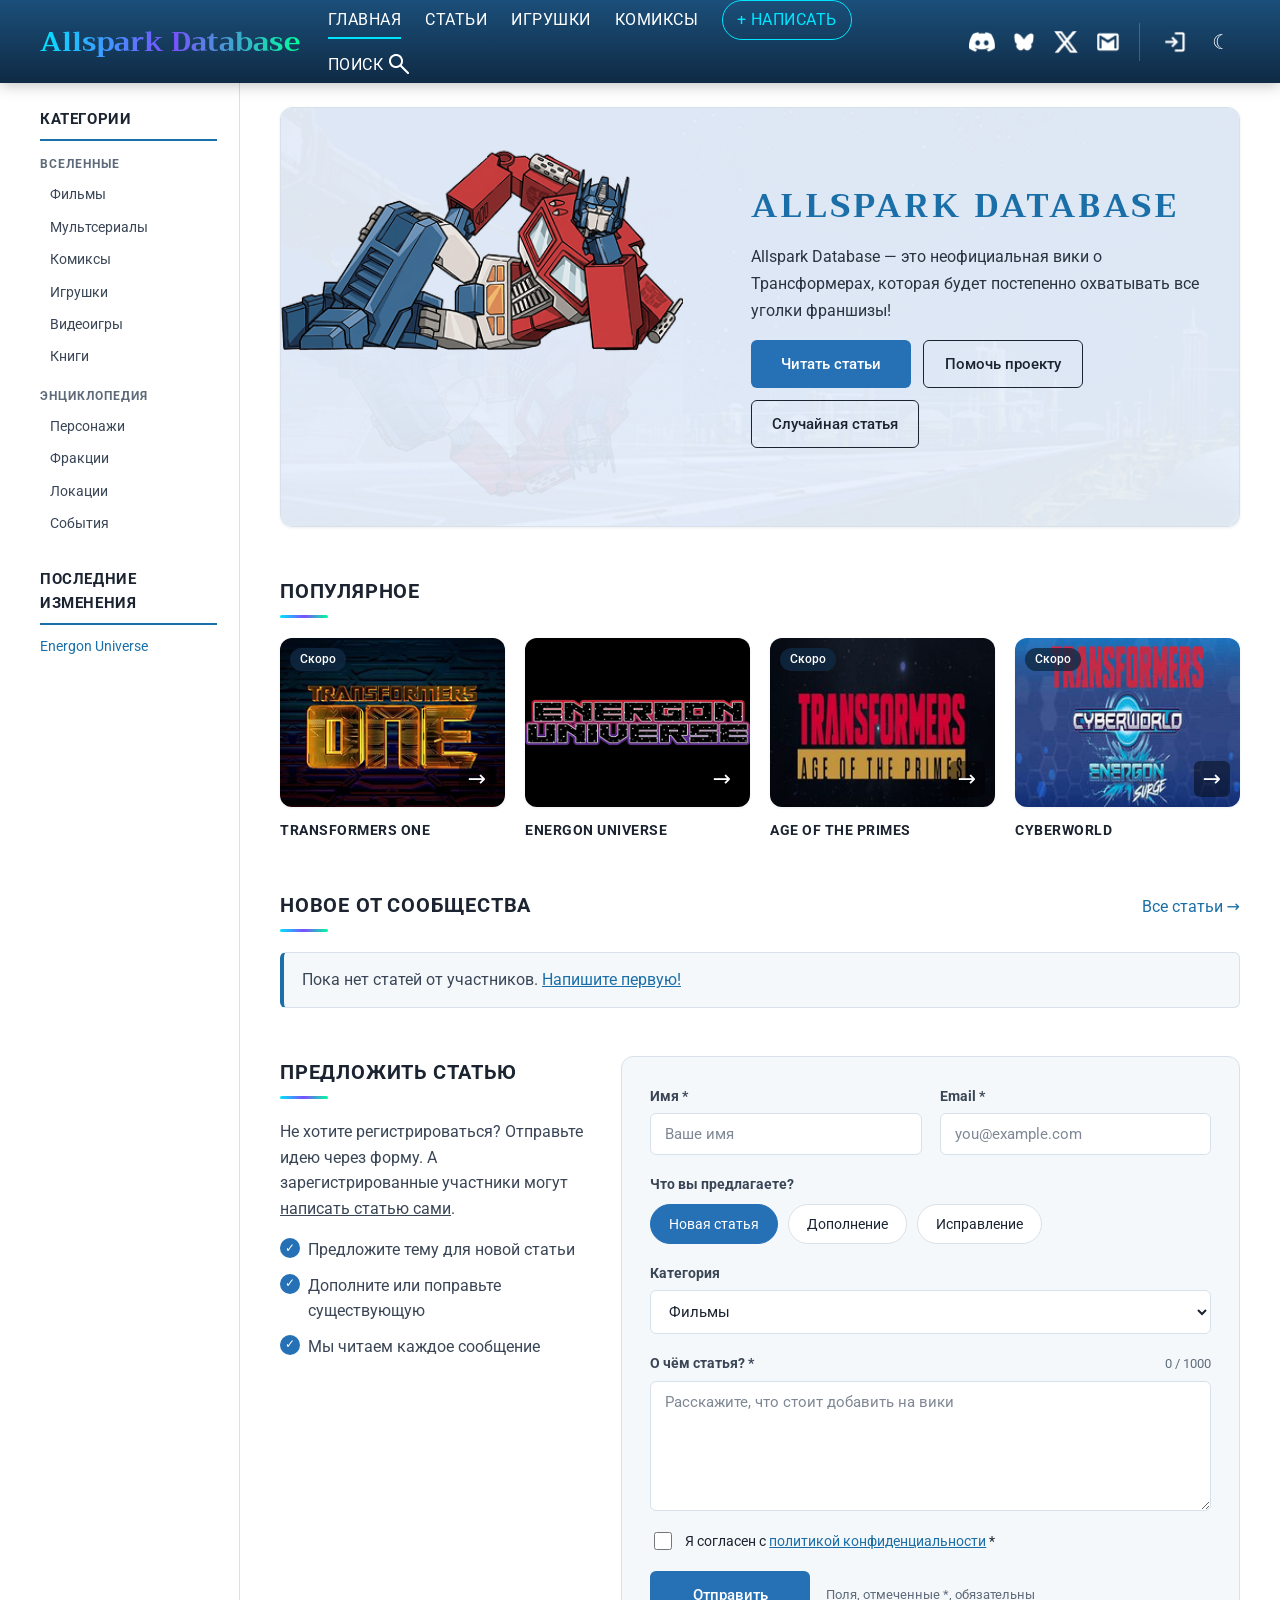
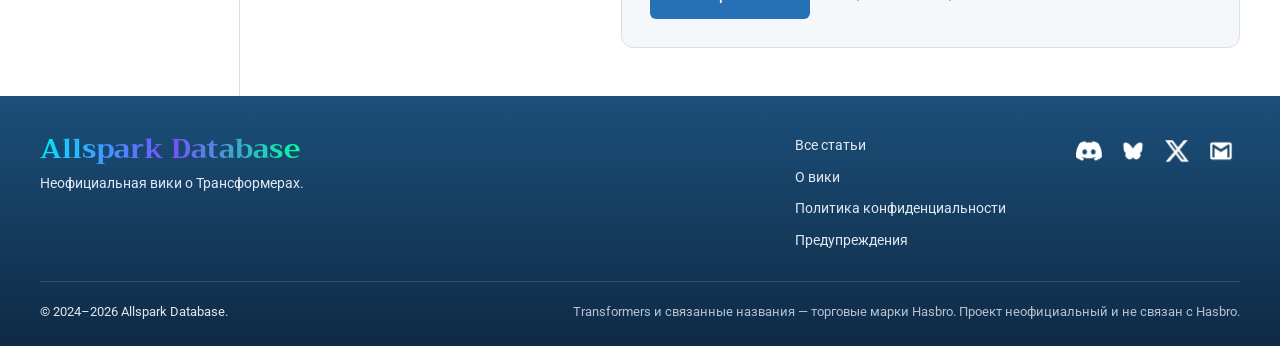
<file: index.html>
<!DOCTYPE html>
<html lang="ru">
<head>
    <meta charset="UTF-8">
    <meta name="viewport" content="width=device-width, initial-scale=1.0">
    <title>Allspark Database — неофициальная вики о Трансформерах</title>
    <meta name="description" content="Allspark Database — неофициальная вики о Трансформерах: вселенные, фильмы, комиксы, игрушки и персонажи.">
    <meta name="theme-color" content="#0F2A44">
    <meta name="yandex-verification" content="25b6e416a163d4c0" />
    <meta property="og:type" content="website">
    <meta property="og:title" content="Allspark Database">
    <meta property="og:description" content="Неофициальная вики о Трансформерах.">
    <link rel="icon" href="data:image/svg+xml,%3Csvg xmlns='http://www.w3.org/2000/svg' viewBox='0 0 32 32'%3E%3Crect width='32' height='32' rx='7' fill='%231B4F7A'/%3E%3Ctext x='16' y='23' font-size='20' font-weight='700' text-anchor='middle' fill='%2300E5FF' font-family='serif'%3EA%3C/text%3E%3C/svg%3E">

    <script>
        (function () {
            var d = document.documentElement, t;
            d.classList.add('js');
            try { t = localStorage.getItem('theme'); } catch (e) {}
            if (!t) t = matchMedia('(prefers-color-scheme: dark)').matches ? 'dark' : 'light';
            d.dataset.theme = t;
        })();
    </script>

    <link rel="preconnect" href="https://fonts.googleapis.com">
    <link rel="preconnect" href="https://fonts.gstatic.com" crossorigin>
    <link href="https://fonts.googleapis.com/css2?family=Trirong:wght@700&family=Roboto:wght@400;500;700&display=swap" rel="stylesheet">
    <link rel="stylesheet" href="style.css">

    <!-- Yandex.Metrika counter -->
    <script type="text/javascript">
        (function(m,e,t,r,i,k,a){
            m[i]=m[i]||function(){(m[i].a=m[i].a||[]).push(arguments)};
            m[i].l=1*new Date();
            for (var j = 0; j < document.scripts.length; j++) {if (document.scripts[j].src === r) { return; }}
            k=e.createElement(t),a=e.getElementsByTagName(t)[0],k.async=1,k.src=r,a.parentNode.insertBefore(k,a)
        })(window, document,'script','https://mc.yandex.ru/metrika/tag.js?id=112325908', 'ym');

        ym(112325908, 'init', {ssr:true, clickmap:true, ecommerce:"dataLayer", referrer: document.referrer, url: location.href, accurateTrackBounce:true, trackLinks:true});
    </script>
    <noscript><div><img src="https://mc.yandex.ru/watch/112325908" style="position:absolute; left:-9999px;" alt="" /></div></noscript>
    <!-- /Yandex.Metrika counter -->
</head>
<body data-page="home">

    <a class="skip-link" href="#main">К содержимому</a>

    <div data-site-header></div>

    <div class="layout">

        <div data-site-sidebar></div>

        <main id="main" class="content">

            <section class="hero">
                <img src="Rectangle128.png" alt="" class="hero-bg" fetchpriority="high">
                <img src="optimus.png" alt="" class="hero-optimus-back">
                <img src="Rectangle137.png" alt="" class="hero-rectangle">
                <img src="optimus1.png" alt="" class="hero-optimus-front">

                <div class="hero-text">
                    <h1 class="hero-title">ALLSPARK DATABASE</h1>
                    <p>
                        Allspark Database — это неофициальная вики о Трансформерах,
                        которая будет постепенно охватывать все уголки франшизы!
                    </p>
                    <div class="hero-buttons">
                        <a href="articles.html" class="btn btn-filled">Читать статьи</a>
                        <a href="new-article.html" class="btn btn-outline">Помочь проекту</a>
                        <a href="energon-universe.html" class="btn btn-outline">Случайная статья</a>
                    </div>
                </div>
            </section>

            <section class="popular" aria-labelledby="popular-title">
                <h2 class="section-title" id="popular-title">ПОПУЛЯРНОЕ</h2>
                <div class="popular-grid">

                    <a href="#" class="popular-card is-soon reveal" style="--i:0">
                        <div class="card-media">
                            <img src="Rectangle130.png" alt="Transformers One" loading="lazy">
                            <span class="badge">Скоро</span>
                            <span class="card-arrow" aria-hidden="true">→</span>
                        </div>
                        <div class="card-name">TRANSFORMERS ONE</div>
                    </a>

                    <a href="energon-universe.html" class="popular-card reveal" style="--i:1">
                        <div class="card-media">
                            <img src="Rectangle131.png" alt="Energon Universe" loading="lazy">
                            <span class="card-arrow" aria-hidden="true">→</span>
                        </div>
                        <div class="card-name">ENERGON UNIVERSE</div>
                    </a>

                    <a href="#" class="popular-card is-soon reveal" style="--i:2">
                        <div class="card-media">
                            <img src="Rectangle132.png" alt="Age of the Primes" loading="lazy">
                            <span class="badge">Скоро</span>
                            <span class="card-arrow" aria-hidden="true">→</span>
                        </div>
                        <div class="card-name">AGE OF THE PRIMES</div>
                    </a>

                    <a href="#" class="popular-card is-soon reveal" style="--i:3">
                        <div class="card-media">
                            <img src="Rectangle133.png" alt="Cyberworld" loading="lazy">
                            <span class="badge">Скоро</span>
                            <span class="card-arrow" aria-hidden="true">→</span>
                        </div>
                        <div class="card-name">CYBERWORLD</div>
                    </a>

                </div>
            </section>

            <section class="community" aria-labelledby="community-title">
                <div class="section-head">
                    <h2 class="section-title" id="community-title">НОВОЕ ОТ СООБЩЕСТВА</h2>
                    <a href="articles.html">Все статьи →</a>
                </div>
                <div class="popular-grid" data-community-latest></div>
            </section>

            <section class="contact reveal" id="suggest" aria-labelledby="suggest-title">
                <div class="contact-intro">
                    <h2 class="section-title" id="suggest-title">ПРЕДЛОЖИТЬ СТАТЬЮ</h2>
                    <p>Не хотите регистрироваться? Отправьте идею через форму. А зарегистрированные участники могут <a href="new-article.html"><u>написать статью сами</u></a>.</p>
                    <ul class="check-list">
                        <li>Предложите тему для новой статьи</li>
                        <li>Дополните или поправьте существующую</li>
                        <li>Мы читаем каждое сообщение</li>
                    </ul>
                </div>

                <form class="form" action="thanks.html">
                    <div class="form-field">
                        <label for="name">Имя *</label>
                        <input class="control" type="text" name="name" id="name" placeholder="Ваше имя" autocomplete="name" required>
                    </div>

                    <div class="form-field">
                        <label for="email">Email *</label>
                        <input class="control" type="email" name="email" id="email" placeholder="you@example.com" autocomplete="email" required>
                    </div>

                    <fieldset class="choice-group form-full">
                        <legend>Что вы предлагаете?</legend>
                        <label class="choice">
                            <input type="radio" name="type" value="Новая статья" checked>
                            <span>Новая статья</span>
                        </label>
                        <label class="choice">
                            <input type="radio" name="type" value="Дополнение к статье">
                            <span>Дополнение</span>
                        </label>
                        <label class="choice">
                            <input type="radio" name="type" value="Исправление ошибки">
                            <span>Исправление</span>
                        </label>
                    </fieldset>

                    <div class="form-field form-full">
                        <label for="category">Категория</label>
                        <select class="control" name="category" id="category">
                            <option>Фильмы</option>
                            <option>Мультсериалы</option>
                            <option>Комиксы</option>
                            <option>Игрушки</option>
                            <option>Видеоигры</option>
                            <option>Книги</option>
                            <option>Другое</option>
                        </select>
                    </div>

                    <div class="form-field form-full">
                        <div class="label-row">
                            <label for="message">О чём статья? *</label>
                            <span class="counter" data-counter-for="message">0 / 1000</span>
                        </div>
                        <textarea class="control" name="message" id="message" maxlength="1000" placeholder="Расскажите, что стоит добавить на вики" required></textarea>
                    </div>

                    <div class="form-check form-full">
                        <input type="checkbox" name="agree" id="agree" required>
                        <label for="agree">Я согласен с <a href="#">политикой конфиденциальности</a> *</label>
                    </div>

                    <div class="form-actions form-full">
                        <button type="submit" class="btn btn-filled">Отправить</button>
                        <span class="form-note">Поля, отмеченные *, обязательны</span>
                    </div>
                </form>
            </section>

        </main>
    </div>

    <div data-site-footer></div>

    <script src="script.js"></script>
</body>
</html>
</file>
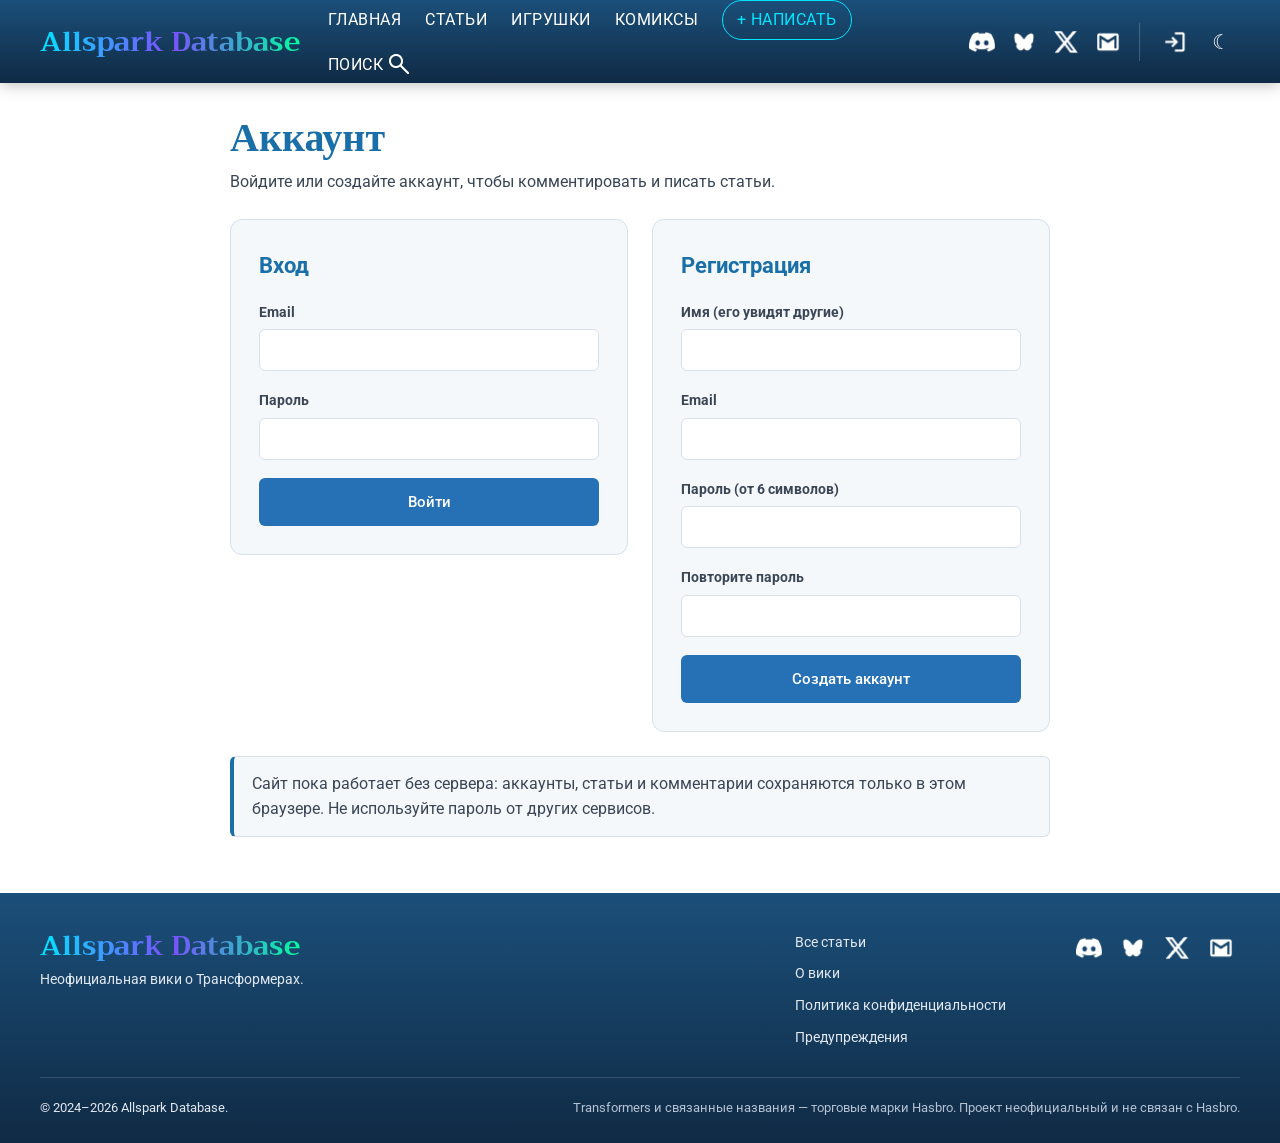
<file: account.html>
<!DOCTYPE html>
<html lang="ru">
<head>
    <meta charset="UTF-8">
    <meta name="viewport" content="width=device-width, initial-scale=1.0">
    <title>Вход и регистрация | Allspark Database</title>
    <meta name="robots" content="noindex">
    <meta name="theme-color" content="#0F2A44">
    <link rel="icon" href="data:image/svg+xml,%3Csvg xmlns='http://www.w3.org/2000/svg' viewBox='0 0 32 32'%3E%3Crect width='32' height='32' rx='7' fill='%231B4F7A'/%3E%3Ctext x='16' y='23' font-size='20' font-weight='700' text-anchor='middle' fill='%2300E5FF' font-family='serif'%3EA%3C/text%3E%3C/svg%3E">

    <script>
        (function () {
            var d = document.documentElement, t;
            d.classList.add('js');
            try { t = localStorage.getItem('theme'); } catch (e) {}
            if (!t) t = matchMedia('(prefers-color-scheme: dark)').matches ? 'dark' : 'light';
            d.dataset.theme = t;
        })();
    </script>

    <link rel="preconnect" href="https://fonts.googleapis.com">
    <link rel="preconnect" href="https://fonts.gstatic.com" crossorigin>
    <link href="https://fonts.googleapis.com/css2?family=Trirong:wght@700&family=Roboto:wght@400;500;700&display=swap" rel="stylesheet">
    <link rel="stylesheet" href="style.css">

    <!-- Yandex.Metrika counter -->
    <script type="text/javascript">
        (function(m,e,t,r,i,k,a){
            m[i]=m[i]||function(){(m[i].a=m[i].a||[]).push(arguments)};
            m[i].l=1*new Date();
            for (var j = 0; j < document.scripts.length; j++) {if (document.scripts[j].src === r) { return; }}
            k=e.createElement(t),a=e.getElementsByTagName(t)[0],k.async=1,k.src=r,a.parentNode.insertBefore(k,a)
        })(window, document,'script','https://mc.yandex.ru/metrika/tag.js?id=112325908', 'ym');

        ym(112325908, 'init', {ssr:true, clickmap:true, ecommerce:"dataLayer", referrer: document.referrer, url: location.href, accurateTrackBounce:true, trackLinks:true});
    </script>
    <noscript><div><img src="https://mc.yandex.ru/watch/112325908" style="position:absolute; left:-9999px;" alt="" /></div></noscript>
    <!-- /Yandex.Metrika counter -->
</head>
<body data-page="account">

    <a class="skip-link" href="#main">К содержимому</a>

    <div data-site-header></div>

    <main id="main" class="page narrow">
        <h1 class="page-title">Аккаунт</h1>
        <p class="page-lead">Войдите или создайте аккаунт, чтобы комментировать и писать статьи.</p>

        <div class="auth-grid">

            <form class="form form-single" id="login-form" method="post" action="account.html">
                <h2>Вход</h2>

                <div class="form-field">
                    <label for="login-email">Email</label>
                    <input class="control" type="email" id="login-email" name="email" autocomplete="email" required>
                </div>

                <div class="form-field">
                    <label for="login-password">Пароль</label>
                    <input class="control" type="password" id="login-password" name="password" autocomplete="current-password" required>
                </div>

                <p class="form-error" role="alert"></p>
                <button type="submit" class="btn btn-filled">Войти</button>
            </form>

            <form class="form form-single" id="register-form" method="post" action="account.html">
                <h2>Регистрация</h2>

                <div class="form-field">
                    <label for="reg-name">Имя (его увидят другие)</label>
                    <input class="control" type="text" id="reg-name" name="name" minlength="2" maxlength="30" autocomplete="nickname" required>
                </div>

                <div class="form-field">
                    <label for="reg-email">Email</label>
                    <input class="control" type="email" id="reg-email" name="email" autocomplete="email" required>
                </div>

                <div class="form-field">
                    <label for="reg-password">Пароль (от 6 символов)</label>
                    <input class="control" type="password" id="reg-password" name="password" minlength="6" autocomplete="new-password" required>
                </div>

                <div class="form-field">
                    <label for="reg-password2">Повторите пароль</label>
                    <input class="control" type="password" id="reg-password2" name="password2" minlength="6" autocomplete="new-password" required>
                </div>

                <p class="form-error" role="alert"></p>
                <button type="submit" class="btn btn-filled">Создать аккаунт</button>
            </form>

        </div>

        <p class="notice">
            Сайт пока работает без сервера: аккаунты, статьи и комментарии сохраняются только в этом браузере.
            Не используйте пароль от других сервисов.
        </p>
    </main>

    <div data-site-footer></div>

    <script src="script.js"></script>
</body>
</html>
</file>
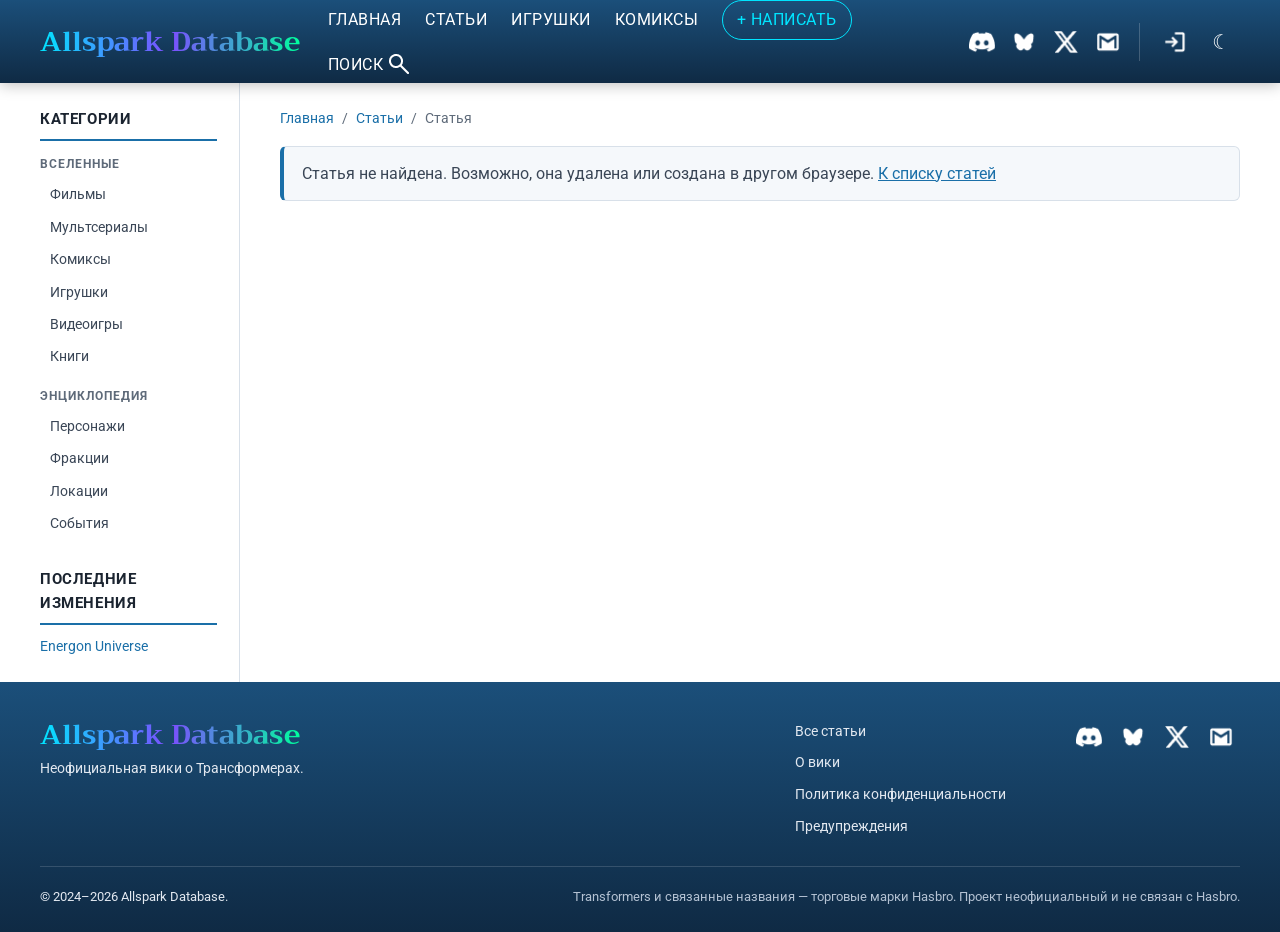
<file: article.html>
<!DOCTYPE html>
<html lang="ru">
<head>
    <meta charset="UTF-8">
    <meta name="viewport" content="width=device-width, initial-scale=1.0">
    <title>Статья | Allspark Database</title>
    <meta name="theme-color" content="#0F2A44">
    <link rel="icon" href="data:image/svg+xml,%3Csvg xmlns='http://www.w3.org/2000/svg' viewBox='0 0 32 32'%3E%3Crect width='32' height='32' rx='7' fill='%231B4F7A'/%3E%3Ctext x='16' y='23' font-size='20' font-weight='700' text-anchor='middle' fill='%2300E5FF' font-family='serif'%3EA%3C/text%3E%3C/svg%3E">

    <script>
        (function () {
            var d = document.documentElement, t;
            d.classList.add('js');
            try { t = localStorage.getItem('theme'); } catch (e) {}
            if (!t) t = matchMedia('(prefers-color-scheme: dark)').matches ? 'dark' : 'light';
            d.dataset.theme = t;
        })();
    </script>

    <link rel="preconnect" href="https://fonts.googleapis.com">
    <link rel="preconnect" href="https://fonts.gstatic.com" crossorigin>
    <link href="https://fonts.googleapis.com/css2?family=Trirong:wght@700&family=Roboto:wght@400;500;700&display=swap" rel="stylesheet">
    <link rel="stylesheet" href="style.css">

    <!-- Yandex.Metrika counter -->
    <script type="text/javascript">
        (function(m,e,t,r,i,k,a){
            m[i]=m[i]||function(){(m[i].a=m[i].a||[]).push(arguments)};
            m[i].l=1*new Date();
            for (var j = 0; j < document.scripts.length; j++) {if (document.scripts[j].src === r) { return; }}
            k=e.createElement(t),a=e.getElementsByTagName(t)[0],k.async=1,k.src=r,a.parentNode.insertBefore(k,a)
        })(window, document,'script','https://mc.yandex.ru/metrika/tag.js?id=112325908', 'ym');

        ym(112325908, 'init', {ssr:true, clickmap:true, ecommerce:"dataLayer", referrer: document.referrer, url: location.href, accurateTrackBounce:true, trackLinks:true});
    </script>
    <noscript><div><img src="https://mc.yandex.ru/watch/112325908" style="position:absolute; left:-9999px;" alt="" /></div></noscript>
    <!-- /Yandex.Metrika counter -->
</head>
<body data-page="article">

    <div class="read-progress" aria-hidden="true"></div>
    <a class="skip-link" href="#main">К содержимому</a>

    <div data-site-header></div>

    <div class="layout">

        <div data-site-sidebar></div>

        <main id="main" class="content article-page">

            <nav class="breadcrumbs" aria-label="Хлебные крошки">
                <ol>
                    <li><a href="index.html">Главная</a></li>
                    <li><a href="articles.html" data-crumb-cat>Статьи</a></li>
                    <li aria-current="page" data-crumb-title>Статья</li>
                </ol>
            </nav>

            <article class="article" data-article></article>

            <section class="comments" data-comments-auto></section>

        </main>
    </div>

    <div data-site-footer></div>

    <script src="script.js"></script>
</body>
</html>
</file>
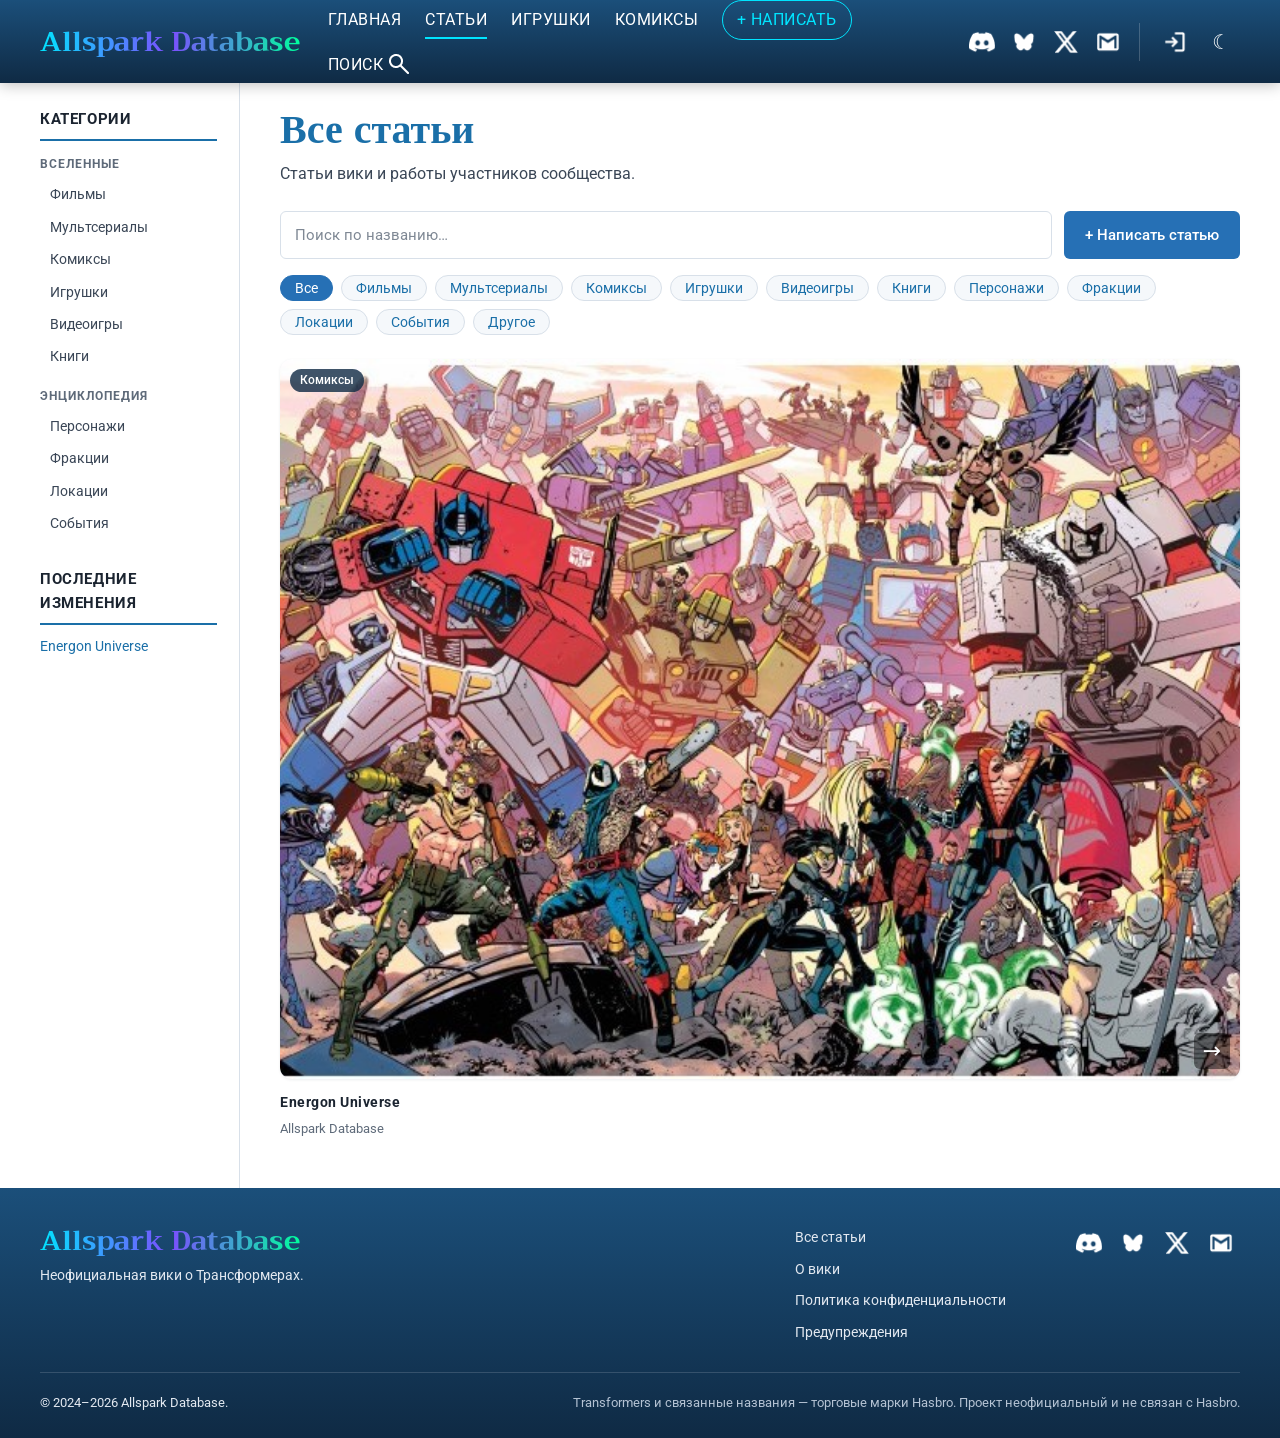
<file: articles.html>
<!DOCTYPE html>
<html lang="ru">
<head>
    <meta charset="UTF-8">
    <meta name="viewport" content="width=device-width, initial-scale=1.0">
    <title>Все статьи | Allspark Database</title>
    <meta name="description" content="Каталог статей Allspark Database: фильмы, комиксы, игрушки, персонажи и многое другое.">
    <meta name="theme-color" content="#0F2A44">
    <link rel="icon" href="data:image/svg+xml,%3Csvg xmlns='http://www.w3.org/2000/svg' viewBox='0 0 32 32'%3E%3Crect width='32' height='32' rx='7' fill='%231B4F7A'/%3E%3Ctext x='16' y='23' font-size='20' font-weight='700' text-anchor='middle' fill='%2300E5FF' font-family='serif'%3EA%3C/text%3E%3C/svg%3E">

    <script>
        (function () {
            var d = document.documentElement, t;
            d.classList.add('js');
            try { t = localStorage.getItem('theme'); } catch (e) {}
            if (!t) t = matchMedia('(prefers-color-scheme: dark)').matches ? 'dark' : 'light';
            d.dataset.theme = t;
        })();
    </script>

    <link rel="preconnect" href="https://fonts.googleapis.com">
    <link rel="preconnect" href="https://fonts.gstatic.com" crossorigin>
    <link href="https://fonts.googleapis.com/css2?family=Trirong:wght@700&family=Roboto:wght@400;500;700&display=swap" rel="stylesheet">
    <link rel="stylesheet" href="style.css">

    <!-- Yandex.Metrika counter -->
    <script type="text/javascript">
        (function(m,e,t,r,i,k,a){
            m[i]=m[i]||function(){(m[i].a=m[i].a||[]).push(arguments)};
            m[i].l=1*new Date();
            for (var j = 0; j < document.scripts.length; j++) {if (document.scripts[j].src === r) { return; }}
            k=e.createElement(t),a=e.getElementsByTagName(t)[0],k.async=1,k.src=r,a.parentNode.insertBefore(k,a)
        })(window, document,'script','https://mc.yandex.ru/metrika/tag.js?id=112325908', 'ym');

        ym(112325908, 'init', {ssr:true, clickmap:true, ecommerce:"dataLayer", referrer: document.referrer, url: location.href, accurateTrackBounce:true, trackLinks:true});
    </script>
    <noscript><div><img src="https://mc.yandex.ru/watch/112325908" style="position:absolute; left:-9999px;" alt="" /></div></noscript>
    <!-- /Yandex.Metrika counter -->
</head>
<body data-page="articles">

    <a class="skip-link" href="#main">К содержимому</a>

    <div data-site-header></div>

    <div class="layout">

        <div data-site-sidebar></div>

        <main id="main" class="content">
            <h1 class="page-title">Все статьи</h1>
            <p class="page-lead">Статьи вики и работы участников сообщества.</p>

            <div class="toolbar">
                <input class="control" type="search" data-articles-q placeholder="Поиск по названию…" aria-label="Поиск по названию">
                <a href="new-article.html" class="btn btn-filled">+ Написать статью</a>
            </div>

            <div class="filters" data-filters></div>

            <div class="popular-grid" data-articles-grid></div>
        </main>
    </div>

    <div data-site-footer></div>

    <script src="script.js"></script>
</body>
</html>
</file>
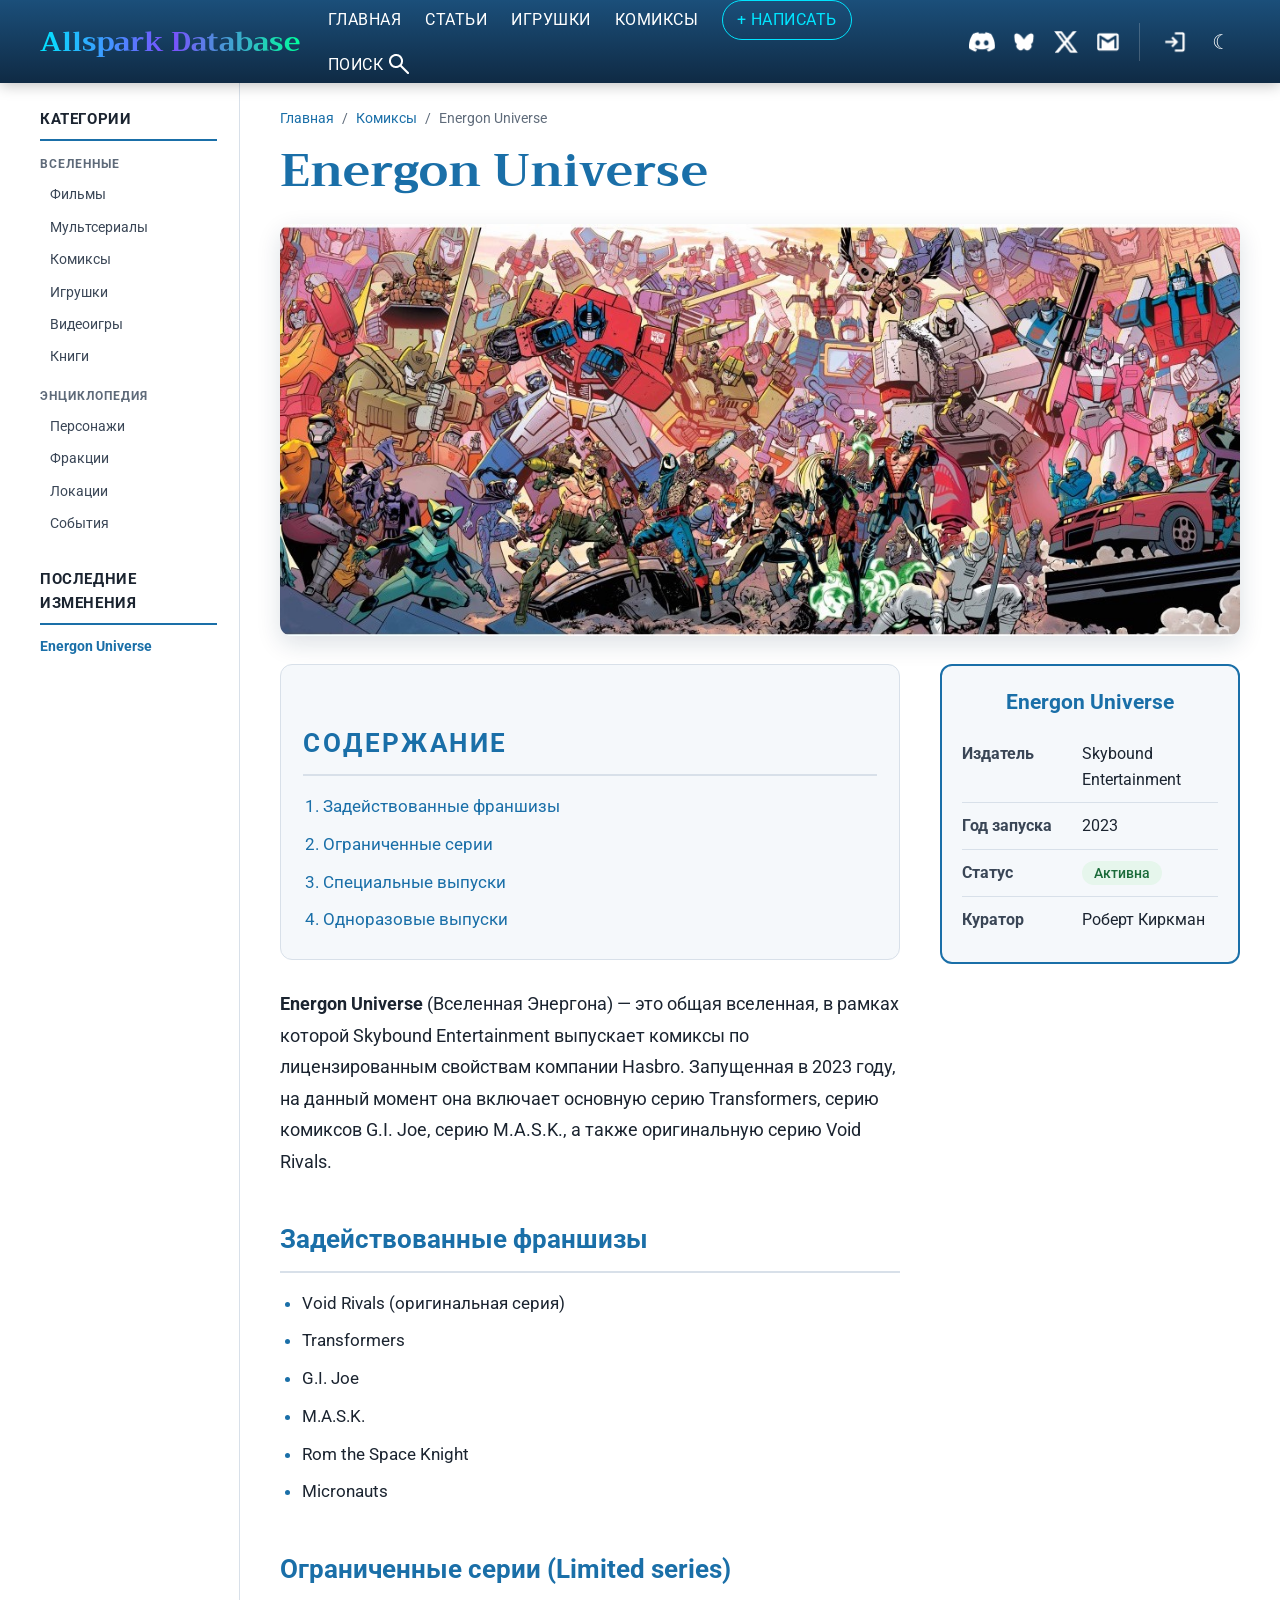
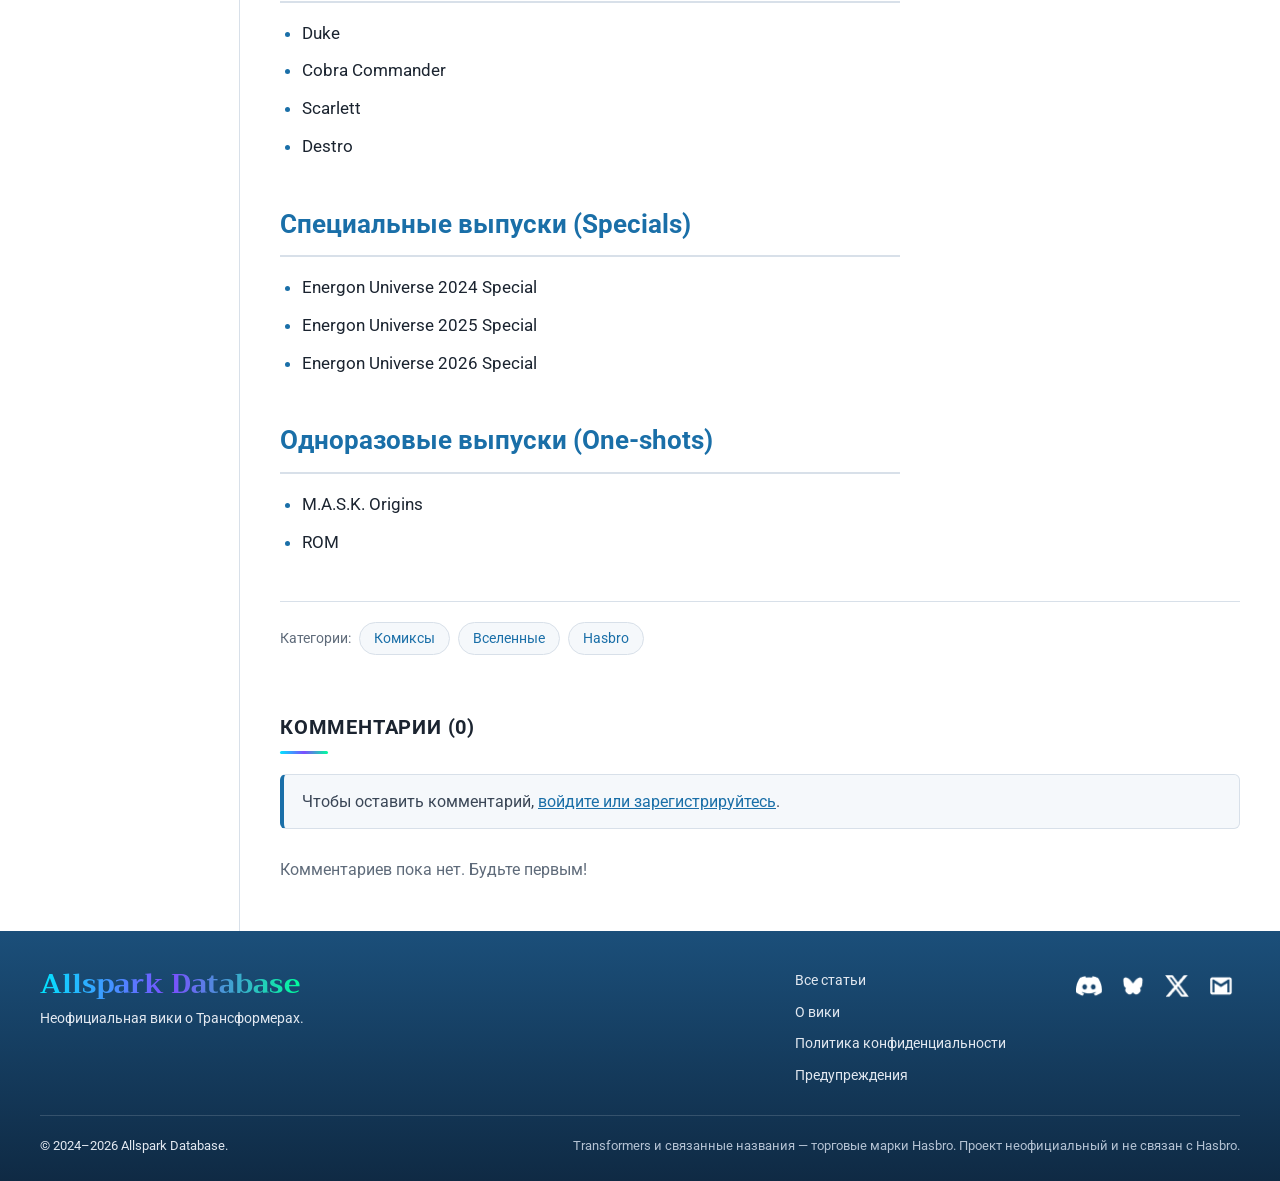
<file: energon-universe.html>
<!DOCTYPE html>
<html lang="ru">
<head>
    <meta charset="UTF-8">
    <meta name="viewport" content="width=device-width, initial-scale=1.0">
    <title>Energon Universe | Allspark Database</title>
    <meta name="description" content="Energon Universe — общая вселенная комиксов Skybound Entertainment по свойствам Hasbro: Transformers, G.I. Joe, M.A.S.K., Void Rivals и другие.">
    <meta name="theme-color" content="#0F2A44">
    <meta property="og:type" content="article">
    <meta property="og:title" content="Energon Universe | Allspark Database">
    <meta property="og:description" content="Общая вселенная комиксов Skybound Entertainment по свойствам Hasbro.">
    <link rel="icon" href="data:image/svg+xml,%3Csvg xmlns='http://www.w3.org/2000/svg' viewBox='0 0 32 32'%3E%3Crect width='32' height='32' rx='7' fill='%231B4F7A'/%3E%3Ctext x='16' y='23' font-size='20' font-weight='700' text-anchor='middle' fill='%2300E5FF' font-family='serif'%3EA%3C/text%3E%3C/svg%3E">

    <script>
        (function () {
            var d = document.documentElement, t;
            d.classList.add('js');
            try { t = localStorage.getItem('theme'); } catch (e) {}
            if (!t) t = matchMedia('(prefers-color-scheme: dark)').matches ? 'dark' : 'light';
            d.dataset.theme = t;
        })();
    </script>

    <link rel="preconnect" href="https://fonts.googleapis.com">
    <link rel="preconnect" href="https://fonts.gstatic.com" crossorigin>
    <link href="https://fonts.googleapis.com/css2?family=Trirong:wght@700&family=Roboto:wght@400;500;700&display=swap" rel="stylesheet">
    <link rel="stylesheet" href="style.css">

    <!-- Yandex.Metrika counter -->
    <script type="text/javascript">
        (function(m,e,t,r,i,k,a){
            m[i]=m[i]||function(){(m[i].a=m[i].a||[]).push(arguments)};
            m[i].l=1*new Date();
            for (var j = 0; j < document.scripts.length; j++) {if (document.scripts[j].src === r) { return; }}
            k=e.createElement(t),a=e.getElementsByTagName(t)[0],k.async=1,k.src=r,a.parentNode.insertBefore(k,a)
        })(window, document,'script','https://mc.yandex.ru/metrika/tag.js?id=112325908', 'ym');

        ym(112325908, 'init', {ssr:true, clickmap:true, ecommerce:"dataLayer", referrer: document.referrer, url: location.href, accurateTrackBounce:true, trackLinks:true});
    </script>
    <noscript><div><img src="https://mc.yandex.ru/watch/112325908" style="position:absolute; left:-9999px;" alt="" /></div></noscript>
    <!-- /Yandex.Metrika counter -->
</head>
<body data-page="article-static">

    <div class="read-progress" aria-hidden="true"></div>
    <a class="skip-link" href="#main">К содержимому</a>

    <div data-site-header></div>

    <div class="layout">

        <div data-site-sidebar></div>

        <main id="main" class="content article-page">

            <nav class="breadcrumbs" aria-label="Хлебные крошки">
                <ol>
                    <li><a href="index.html">Главная</a></li>
                    <li><a href="articles.html?cat=Комиксы">Комиксы</a></li>
                    <li aria-current="page">Energon Universe</li>
                </ol>
            </nav>

            <article class="article">

                <header class="article-header">
                    <h1 class="article-title">Energon Universe</h1>
                </header>

                <img src="energonuniverse.jpg" alt="Energon Universe" class="article-hero-image" fetchpriority="high">

                <div class="article-body">

                    <nav class="toc" aria-label="Содержание">
                        <h2 class="toc-title">Содержание</h2>
                        <ol>
                            <li><a href="#franchises">Задействованные франшизы</a></li>
                            <li><a href="#limited">Ограниченные серии</a></li>
                            <li><a href="#specials">Специальные выпуски</a></li>
                            <li><a href="#oneshots">Одноразовые выпуски</a></li>
                        </ol>
                    </nav>

                    <p class="lead"><strong>Energon Universe</strong> (Вселенная Энергона) — это общая вселенная, в рамках которой Skybound Entertainment выпускает комиксы по лицензированным свойствам компании Hasbro. Запущенная в 2023 году, на данный момент она включает основную серию Transformers, серию комиксов G.I. Joe, серию M.A.S.K., а также оригинальную серию Void Rivals.</p>

                    <h2 id="franchises">Задействованные франшизы</h2>
                    <ul>
                        <li>Void Rivals (оригинальная серия)</li>
                        <li>Transformers</li>
                        <li>G.I. Joe</li>
                        <li>M.A.S.K.</li>
                        <li>Rom the Space Knight</li>
                        <li>Micronauts</li>
                    </ul>

                    <h2 id="limited">Ограниченные серии (Limited series)</h2>
                    <ul>
                        <li>Duke</li>
                        <li>Cobra Commander</li>
                        <li>Scarlett</li>
                        <li>Destro</li>
                    </ul>

                    <h2 id="specials">Специальные выпуски (Specials)</h2>
                    <ul>
                        <li>Energon Universe 2024 Special</li>
                        <li>Energon Universe 2025 Special</li>
                        <li>Energon Universe 2026 Special</li>
                    </ul>

                    <h2 id="oneshots">Одноразовые выпуски (One-shots)</h2>
                    <ul>
                        <li>M.A.S.K. Origins</li>
                        <li>ROM</li>
                    </ul>
                </div>

                <aside class="infobox" aria-label="Краткая информация">
                    <h2 class="infobox-title">Energon Universe</h2>
                    <dl>
                        <div class="infobox-row"><dt>Издатель</dt><dd>Skybound Entertainment</dd></div>
                        <div class="infobox-row"><dt>Год запуска</dt><dd>2023</dd></div>
                        <div class="infobox-row"><dt>Статус</dt><dd><span class="status">Активна</span></dd></div>
                        <div class="infobox-row"><dt>Куратор</dt><dd>Роберт Киркман</dd></div>
                    </dl>
                </aside>

                <footer class="article-footer">
                    <span class="article-footer-label">Категории:</span>
                    <a class="tag-link" href="articles.html?cat=Комиксы">Комиксы</a>
                    <a class="tag-link" href="#">Вселенные</a>
                    <a class="tag-link" href="#">Hasbro</a>
                </footer>

            </article>

            <section class="comments" data-comments="energon-universe"></section>

        </main>
    </div>

    <div data-site-footer></div>

    <script src="script.js"></script>
</body>
</html>
</file>
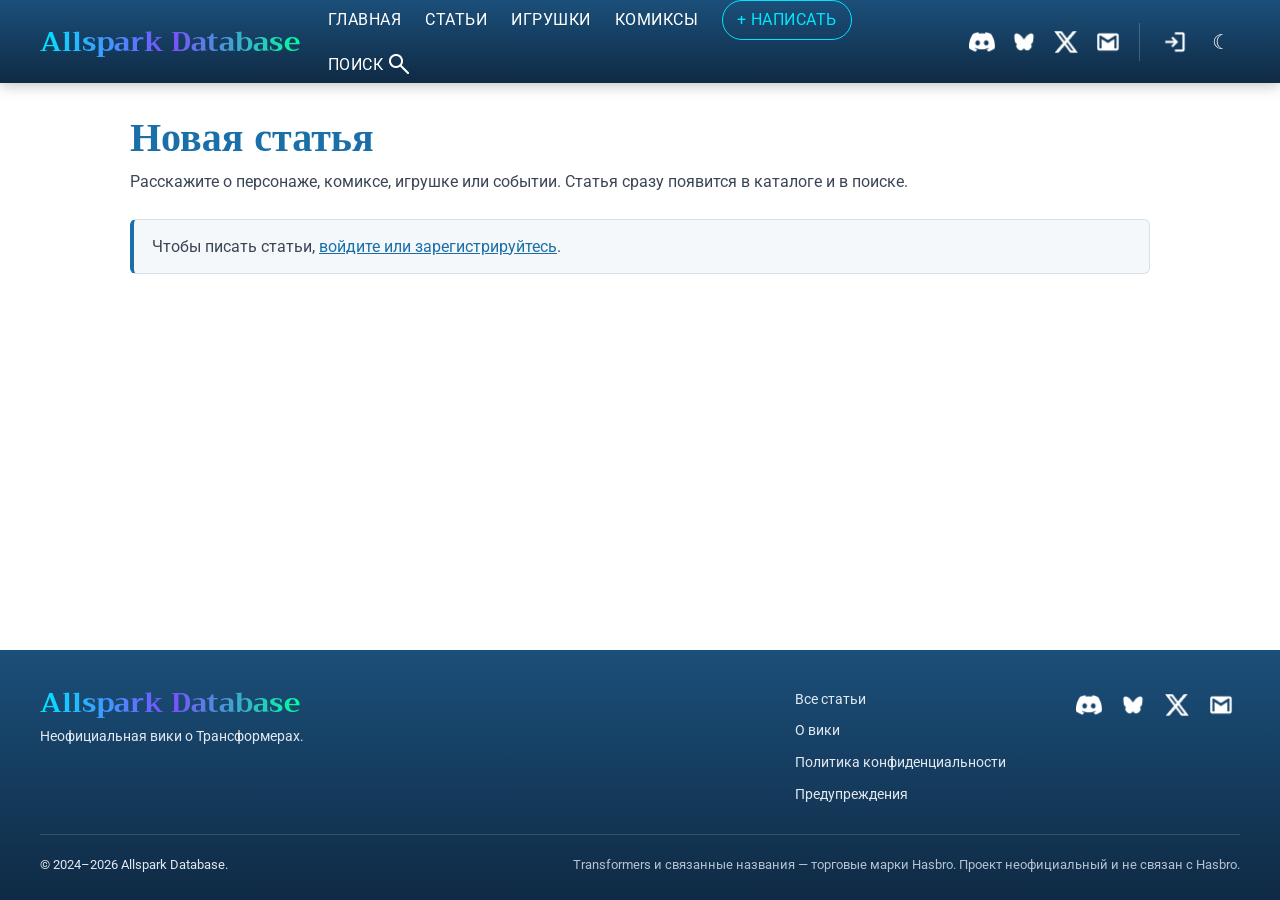
<file: new-article.html>
<!DOCTYPE html>
<html lang="ru">
<head>
    <meta charset="UTF-8">
    <meta name="viewport" content="width=device-width, initial-scale=1.0">
    <title>Новая статья | Allspark Database</title>
    <meta name="robots" content="noindex">
    <meta name="theme-color" content="#0F2A44">
    <link rel="icon" href="data:image/svg+xml,%3Csvg xmlns='http://www.w3.org/2000/svg' viewBox='0 0 32 32'%3E%3Crect width='32' height='32' rx='7' fill='%231B4F7A'/%3E%3Ctext x='16' y='23' font-size='20' font-weight='700' text-anchor='middle' fill='%2300E5FF' font-family='serif'%3EA%3C/text%3E%3C/svg%3E">

    <script>
        (function () {
            var d = document.documentElement, t;
            d.classList.add('js');
            try { t = localStorage.getItem('theme'); } catch (e) {}
            if (!t) t = matchMedia('(prefers-color-scheme: dark)').matches ? 'dark' : 'light';
            d.dataset.theme = t;
        })();
    </script>

    <link rel="preconnect" href="https://fonts.googleapis.com">
    <link rel="preconnect" href="https://fonts.gstatic.com" crossorigin>
    <link href="https://fonts.googleapis.com/css2?family=Trirong:wght@700&family=Roboto:wght@400;500;700&display=swap" rel="stylesheet">
    <link rel="stylesheet" href="style.css">

    <!-- Yandex.Metrika counter -->
    <script type="text/javascript">
        (function(m,e,t,r,i,k,a){
            m[i]=m[i]||function(){(m[i].a=m[i].a||[]).push(arguments)};
            m[i].l=1*new Date();
            for (var j = 0; j < document.scripts.length; j++) {if (document.scripts[j].src === r) { return; }}
            k=e.createElement(t),a=e.getElementsByTagName(t)[0],k.async=1,k.src=r,a.parentNode.insertBefore(k,a)
        })(window, document,'script','https://mc.yandex.ru/metrika/tag.js?id=112325908', 'ym');

        ym(112325908, 'init', {ssr:true, clickmap:true, ecommerce:"dataLayer", referrer: document.referrer, url: location.href, accurateTrackBounce:true, trackLinks:true});
    </script>
    <noscript><div><img src="https://mc.yandex.ru/watch/112325908" style="position:absolute; left:-9999px;" alt="" /></div></noscript>
    <!-- /Yandex.Metrika counter -->
</head>
<body data-page="editor">

    <a class="skip-link" href="#main">К содержимому</a>

    <div data-site-header></div>

    <main id="main" class="page">
        <h1 class="page-title" data-editor-title>Новая статья</h1>
        <p class="page-lead">Расскажите о персонаже, комиксе, игрушке или событии. Статья сразу появится в каталоге и в поиске.</p>

        <div class="notice" data-need-login hidden></div>

        <form class="form" id="article-form" method="post" action="new-article.html" hidden>

            <div class="form-field form-full">
                <label for="a-title">Название *</label>
                <input class="control" type="text" id="a-title" name="title" minlength="3" maxlength="80" required>
            </div>

            <div class="form-field">
                <label for="a-category">Категория</label>
                <select class="control" id="a-category" name="category"></select>
            </div>

            <div class="form-field">
                <label for="a-image">Картинка (ссылка, необязательно)</label>
                <input class="control" type="url" id="a-image" name="image" placeholder="https://...">
            </div>

            <div class="form-field form-full">
                <div class="label-row">
                    <label for="a-summary">Краткое описание *</label>
                    <span class="counter" data-counter-for="a-summary">0 / 200</span>
                </div>
                <textarea class="control" id="a-summary" name="summary" rows="2" maxlength="200" required></textarea>
            </div>

            <div class="form-field form-full">
                <div class="label-row">
                    <label for="a-body">Текст статьи *</label>
                    <span class="counter" data-counter-for="a-body">0 / 20000</span>
                </div>
                <textarea class="control is-tall" id="a-body" name="body" minlength="50" maxlength="20000" required></textarea>

                <details class="help">
                    <summary>Как оформлять текст</summary>
<pre>## Заголовок раздела
Обычный абзац. Можно выделить **жирным**.

- пункт списка
- ещё один пункт

Пустая строка начинает новый абзац.</pre>
                </details>
            </div>

            <div class="form-field form-full">
                <label for="a-facts">Карточка справа (необязательно)</label>
                <textarea class="control" id="a-facts" name="facts" rows="4" placeholder="Издатель: Skybound&#10;Год запуска: 2023"></textarea>
                <span class="form-note">По одной строке в формате «Название: значение».</span>
            </div>

            <p class="form-error form-full" role="alert"></p>

            <div class="form-actions form-full">
                <button type="submit" class="btn btn-filled" data-submit>Опубликовать</button>
                <a href="articles.html" class="btn btn-outline">Отмена</a>
            </div>
        </form>
    </main>

    <div data-site-footer></div>

    <script src="script.js"></script>
</body>
</html>
</file>
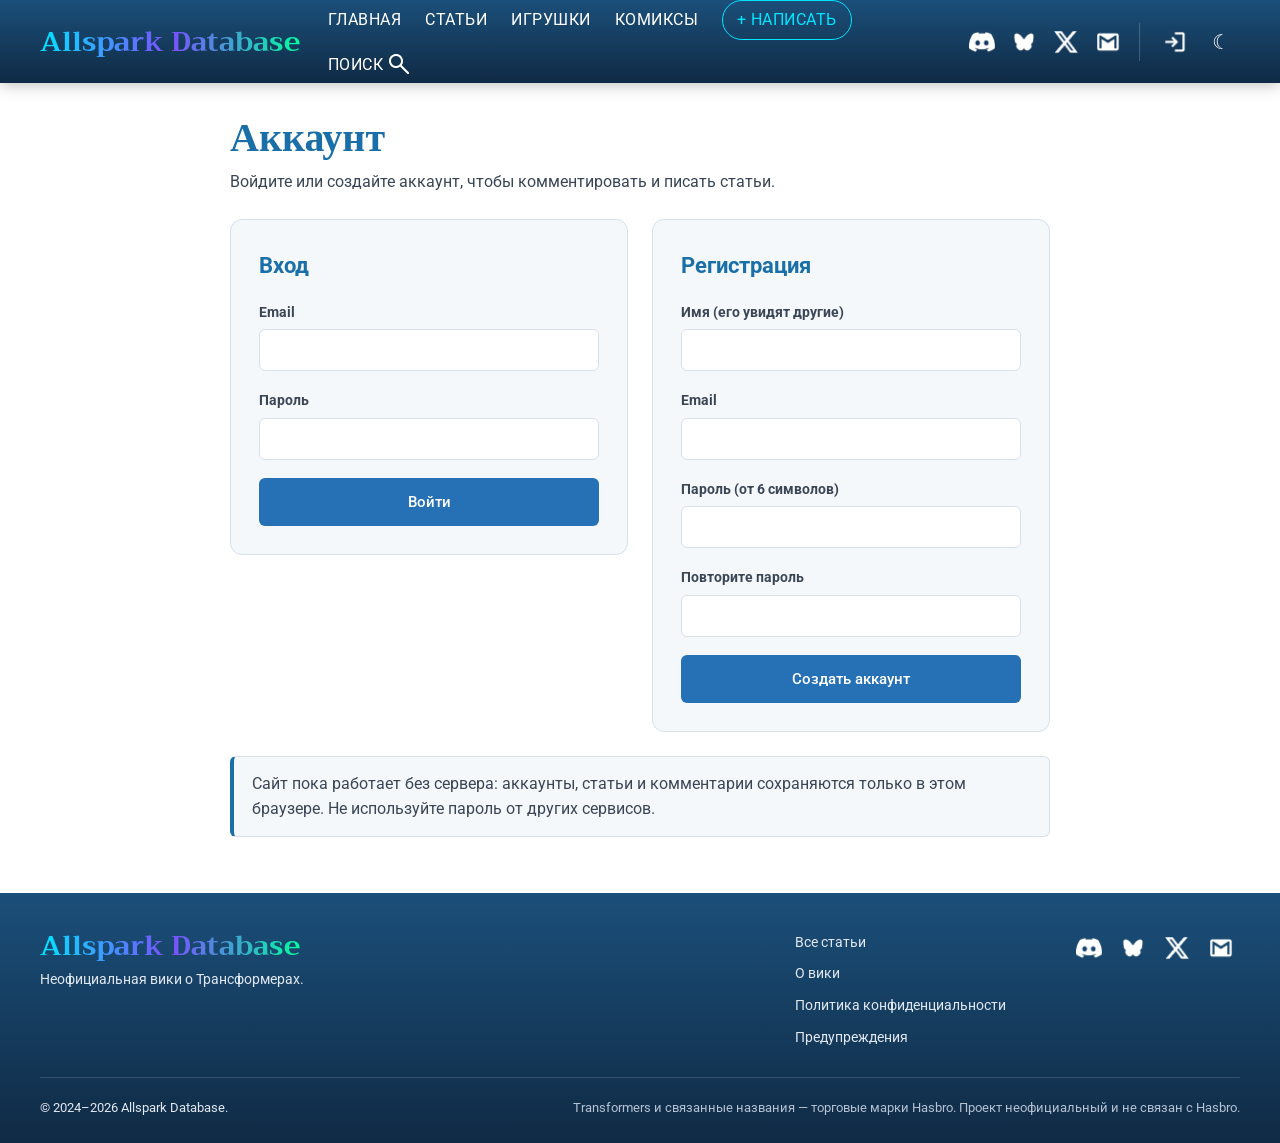
<file: profile.html>
<!DOCTYPE html>
<html lang="ru">
<head>
    <meta charset="UTF-8">
    <meta name="viewport" content="width=device-width, initial-scale=1.0">
    <title>Профиль | Allspark Database</title>
    <meta name="robots" content="noindex">
    <meta name="theme-color" content="#0F2A44">
    <link rel="icon" href="data:image/svg+xml,%3Csvg xmlns='http://www.w3.org/2000/svg' viewBox='0 0 32 32'%3E%3Crect width='32' height='32' rx='7' fill='%231B4F7A'/%3E%3Ctext x='16' y='23' font-size='20' font-weight='700' text-anchor='middle' fill='%2300E5FF' font-family='serif'%3EA%3C/text%3E%3C/svg%3E">

    <script>
        (function () {
            var d = document.documentElement, t;
            d.classList.add('js');
            try { t = localStorage.getItem('theme'); } catch (e) {}
            if (!t) t = matchMedia('(prefers-color-scheme: dark)').matches ? 'dark' : 'light';
            d.dataset.theme = t;
        })();
    </script>

    <link rel="preconnect" href="https://fonts.googleapis.com">
    <link rel="preconnect" href="https://fonts.gstatic.com" crossorigin>
    <link href="https://fonts.googleapis.com/css2?family=Trirong:wght@700&family=Roboto:wght@400;500;700&display=swap" rel="stylesheet">
    <link rel="stylesheet" href="style.css">

    <!-- Yandex.Metrika counter -->
    <script type="text/javascript">
        (function(m,e,t,r,i,k,a){
            m[i]=m[i]||function(){(m[i].a=m[i].a||[]).push(arguments)};
            m[i].l=1*new Date();
            for (var j = 0; j < document.scripts.length; j++) {if (document.scripts[j].src === r) { return; }}
            k=e.createElement(t),a=e.getElementsByTagName(t)[0],k.async=1,k.src=r,a.parentNode.insertBefore(k,a)
        })(window, document,'script','https://mc.yandex.ru/metrika/tag.js?id=112325908', 'ym');

        ym(112325908, 'init', {ssr:true, clickmap:true, ecommerce:"dataLayer", referrer: document.referrer, url: location.href, accurateTrackBounce:true, trackLinks:true});
    </script>
    <noscript><div><img src="https://mc.yandex.ru/watch/112325908" style="position:absolute; left:-9999px;" alt="" /></div></noscript>
    <!-- /Yandex.Metrika counter -->
</head>
<body data-page="profile">

    <a class="skip-link" href="#main">К содержимому</a>

    <div data-site-header></div>

    <main id="main" class="page narrow">
        <div data-profile hidden>

            <div class="profile-card">
                <div class="avatar avatar-lg" data-p-avatar aria-hidden="true"></div>
                <div>
                    <h1 data-p-name></h1>
                    <p data-p-meta></p>
                </div>
                <button type="button" class="btn btn-outline" data-logout>Выйти</button>
            </div>

            <h2 class="section-title">МОИ СТАТЬИ</h2>
            <ul class="my-articles" data-p-articles></ul>

            <a href="new-article.html" class="btn btn-filled">+ Написать статью</a>
        </div>
    </main>

    <div data-site-footer></div>

    <script src="script.js"></script>
</body>
</html>
</file>
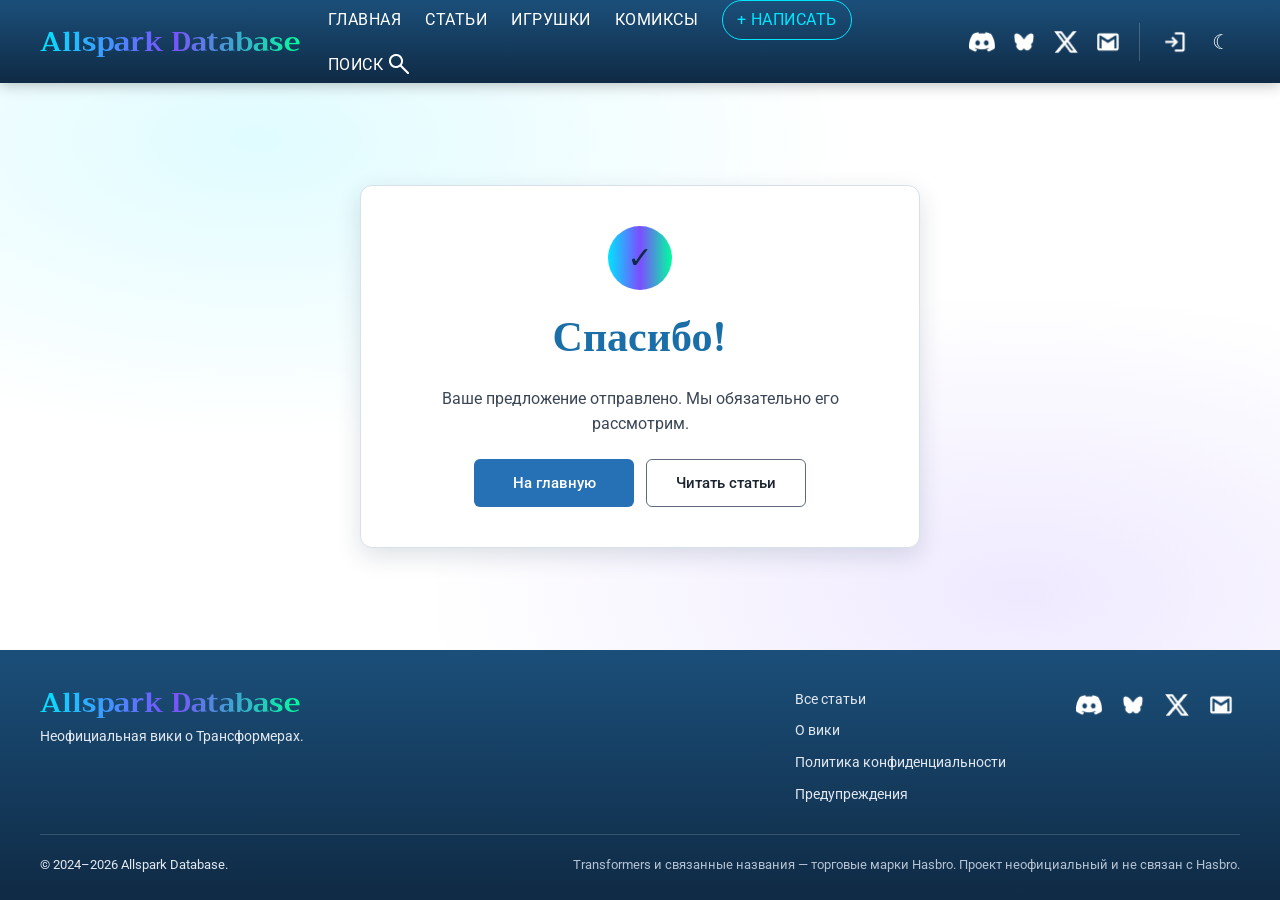
<file: thanks.html>
<!DOCTYPE html>
<html lang="ru">
<head>
    <meta charset="UTF-8">
    <meta name="viewport" content="width=device-width, initial-scale=1.0">
    <title>Спасибо | Allspark Database</title>
    <meta name="robots" content="noindex">
    <meta name="theme-color" content="#0F2A44">
    <link rel="icon" href="data:image/svg+xml,%3Csvg xmlns='http://www.w3.org/2000/svg' viewBox='0 0 32 32'%3E%3Crect width='32' height='32' rx='7' fill='%231B4F7A'/%3E%3Ctext x='16' y='23' font-size='20' font-weight='700' text-anchor='middle' fill='%2300E5FF' font-family='serif'%3EA%3C/text%3E%3C/svg%3E">

    <script>
        (function () {
            var d = document.documentElement, t;
            d.classList.add('js');
            try { t = localStorage.getItem('theme'); } catch (e) {}
            if (!t) t = matchMedia('(prefers-color-scheme: dark)').matches ? 'dark' : 'light';
            d.dataset.theme = t;
        })();
    </script>

    <link rel="preconnect" href="https://fonts.googleapis.com">
    <link rel="preconnect" href="https://fonts.gstatic.com" crossorigin>
    <link href="https://fonts.googleapis.com/css2?family=Trirong:wght@700&family=Roboto:wght@400;500;700&display=swap" rel="stylesheet">
    <link rel="stylesheet" href="style.css">

    <!-- Yandex.Metrika counter -->
    <script type="text/javascript">
        (function(m,e,t,r,i,k,a){
            m[i]=m[i]||function(){(m[i].a=m[i].a||[]).push(arguments)};
            m[i].l=1*new Date();
            for (var j = 0; j < document.scripts.length; j++) {if (document.scripts[j].src === r) { return; }}
            k=e.createElement(t),a=e.getElementsByTagName(t)[0],k.async=1,k.src=r,a.parentNode.insertBefore(k,a)
        })(window, document,'script','https://mc.yandex.ru/metrika/tag.js?id=112325908', 'ym');

        ym(112325908, 'init', {ssr:true, clickmap:true, ecommerce:"dataLayer", referrer: document.referrer, url: location.href, accurateTrackBounce:true, trackLinks:true});
    </script>
    <noscript><div><img src="https://mc.yandex.ru/watch/112325908" style="position:absolute; left:-9999px;" alt="" /></div></noscript>
    <!-- /Yandex.Metrika counter -->
</head>
<body data-page="thanks">

    <a class="skip-link" href="#main">К содержимому</a>

    <div data-site-header></div>

    <main id="main" class="thanks" data-thanks>
        <div class="thanks-card">
            <div class="thanks-icon" aria-hidden="true">✓</div>
            <h1 data-thanks-title>Спасибо!</h1>
            <p>Ваше предложение отправлено. Мы обязательно его рассмотрим.</p>

            <dl class="thanks-summary" data-thanks-summary hidden></dl>

            <div class="thanks-buttons">
                <a href="index.html" class="btn btn-filled">На главную</a>
                <a href="articles.html" class="btn btn-outline">Читать статьи</a>
            </div>
        </div>
    </main>

    <div data-site-footer></div>

    <script src="script.js"></script>
</body>
</html>
</file>
<file: style.css>
/* =====================================================
   1. ПЕРЕМЕННЫЕ
   ===================================================== */

:root {
    color-scheme: light;

    /* Палитра бренда */
    --blue-900: #0F2A44;
    --blue-700: #1B4F7A;
    --cyan: #00E5FF;
    --violet: #7C4DFF;
    --mint: #00FF9D;

    /* Светлая тема */
    --bg: #ffffff;
    --surface: #f5f8fb;
    --surface-raised: #ffffff;
    --text: #1b2430;
    --text-soft: #3a4656;
    --muted: #5f6b7a;
    --border: #d8e0e9;
    --link: #1a6fa8;
    --heading: #1a6fa8;
    --btn: #2670b5;
    --btn-hover: #1d5d9a;
    --focus: #1a6fa8;
    --success-bg: #e6f6ec;
    --success-text: #1b6b3a;
    --danger: #d93a3a;
    --shadow-sm: 0 1px 3px rgba(15, 42, 68, .08);
    --shadow-md: 0 8px 24px rgba(15, 42, 68, .14);

    /* Шрифты */
    --font-main: 'Roboto', system-ui, sans-serif;
    --font-title: 'Trirong', Georgia, serif;

    /* Размеры */
    --header-h: 68px;
    --sidebar-w: 240px;
    --max-w: 1400px;
    --pad: clamp(16px, 4vw, 40px);
    --gap: 16px;
    --radius: 6px;
    --radius-lg: 12px;

    /* Градиенты */
    --gradient-bar: linear-gradient(180deg, var(--blue-700), var(--blue-900));
    --gradient-brand: linear-gradient(90deg, var(--cyan), var(--violet), var(--mint));

    --ease: cubic-bezier(.2, .7, .2, 1);
}

/* Тёмная тема: меняются только переменные */
[data-theme="dark"] {
    color-scheme: dark;
    --bg: #0d1620;
    --surface: #132131;
    --surface-raised: #182a3c;
    --text: #e6edf5;
    --text-soft: #c3cfdc;
    --muted: #94a5b8;
    --border: #25384c;
    --link: #5cb8f2;
    --heading: #6cc3ff;
    --focus: #00E5FF;
    --success-bg: #14392a;
    --success-text: #7be0a3;
    --danger: #ff6b6b;
    --shadow-sm: 0 1px 3px rgba(0, 0, 0, .4);
    --shadow-md: 0 8px 24px rgba(0, 0, 0, .45);
}

/* =====================================================
   2. БАЗА
   ===================================================== */

*, *::before, *::after {
    box-sizing: border-box;
}

html {
    scroll-behavior: smooth;
    scroll-padding-top: calc(var(--header-h) + 16px);
    -webkit-text-size-adjust: 100%;
}

body {
    margin: 0;
    min-height: 100vh;
    display: flex;
    flex-direction: column;
    font-family: var(--font-main);
    line-height: 1.6;
    color: var(--text);
    background: var(--bg);
    transition: background-color .3s, color .3s;
}

a { color: inherit; text-decoration: none; }
ul { list-style: none; margin: 0; padding: 0; }
img { max-width: 100%; height: auto; }
h1, h2, h3, p { margin-top: 0; }

[hidden] { display: none !important; }

:focus-visible {
    outline: 3px solid var(--focus);
    outline-offset: 2px;
}

.site-header :focus-visible,
.site-footer :focus-visible {
    outline-color: var(--cyan);
}

.skip-link {
    position: absolute;
    left: 12px;
    top: -60px;
    z-index: 200;
    padding: 10px 16px;
    color: #000;
    background: #fff;
    border-radius: var(--radius);
}

.skip-link:focus { top: 12px; }

/* =====================================================
   3. ШАПКА (grid)
   ===================================================== */

.site-header {
    position: sticky;
    top: 0;
    z-index: 50;
    color: #fff;
    background: var(--gradient-bar);
    box-shadow: 0 2px 14px rgba(0, 0, 0, .25);
}

.header-inner {
    display: grid;
    grid-template-columns: auto 1fr auto;
    grid-template-areas: "logo nav actions";
    align-items: center;
    gap: var(--gap) 28px;
    max-width: var(--max-w);
    min-height: var(--header-h);
    margin: 0 auto;
    padding: 0 var(--pad);
}

.logo {
    font-family: var(--font-title);
    font-size: 28px;
    font-weight: 700;
    line-height: 1.2;
    white-space: nowrap;
    background: var(--gradient-brand);
    -webkit-background-clip: text;
    background-clip: text;
    -webkit-text-fill-color: transparent;
}

.site-header .logo { grid-area: logo; }

.main-nav { grid-area: nav; }

.main-nav ul {
    display: flex;
    flex-wrap: wrap;
    align-items: center;
    gap: 6px 24px;
}

.main-nav a,
.nav-search {
    position: relative;
    display: inline-flex;
    align-items: center;
    gap: 6px;
    padding: 6px 0;
    font: inherit;
    font-size: 16px;
    letter-spacing: .03em;
    color: #fff;
    background: none;
    border: 0;
    cursor: pointer;
}

.main-nav a::after,
.nav-search::after {
    content: '';
    position: absolute;
    left: 0;
    bottom: 0;
    width: 0;
    height: 2px;
    background: var(--cyan);
    transition: width .3s;
}

.main-nav a:hover::after,
.main-nav a[aria-current="page"]::after,
.nav-search:hover::after {
    width: 100%;
}

.search-icon { width: 20px; height: 20px; }
.nav-search:hover .search-icon { animation: pulse 1s infinite; }

html:not(.js) [data-search-open] { display: none; }

.header-actions {
    grid-area: actions;
    display: flex;
    align-items: center;
    gap: 8px;
}

.socials {
    display: flex;
    align-items: center;
    gap: 4px;
    margin-right: 8px;
    padding-right: 12px;
    border-right: 1px solid rgba(255, 255, 255, .2);
}

.icon-link,
.icon-btn {
    display: grid;
    place-items: center;
    width: 38px;
    height: 38px;
    padding: 0;
    color: #fff;
    background: none;
    border: 0;
    border-radius: 50%;
    cursor: pointer;
    transition: background .2s;
}

.icon-link:hover,
.icon-btn:hover { background: rgba(255, 255, 255, .14); }

.icon-link img {
    width: 26px;
    height: 26px;
    transition: transform .2s;
}

.icon-link:hover img { transform: scale(1.15) rotate(5deg); }

.theme-toggle { font-size: 20px; line-height: 1; }
.theme-toggle::before { content: '☾'; }
[data-theme="dark"] .theme-toggle::before { content: '☀'; }

/* Бургер (виден только на мобильных) */
.nav-toggle { display: none; }

.burger,
.burger::before,
.burger::after {
    display: block;
    width: 20px;
    height: 2px;
    background: #fff;
    border-radius: 2px;
    transition: transform .25s, background .25s, top .25s;
}

.burger { position: relative; }
.burger::before, .burger::after { content: ''; position: absolute; left: 0; }
.burger::before { top: -6px; }
.burger::after { top: 6px; }

.nav-open .burger { background: transparent; }
.nav-open .burger::before { top: 0; transform: rotate(45deg); }
.nav-open .burger::after { top: 0; transform: rotate(-45deg); }

/* =====================================================
   4. КАРКАС СТРАНИЦЫ (grid)
   ===================================================== */

.layout {
    flex: 1;
    display: grid;
    grid-template-columns: var(--sidebar-w) minmax(0, 1fr);
    width: 100%;
    max-width: var(--max-w);
    margin: 0 auto;
}

.content {
    min-width: 0;
    padding: 24px var(--pad) 48px;
}

/* =====================================================
   5. САЙДБАР
   ===================================================== */

.sidebar {
    padding: 24px 18px 24px var(--pad);
    border-right: 1px solid var(--border);
}

.sidebar-inner {
    position: sticky;
    top: calc(var(--header-h) + 16px);
    max-height: calc(100vh - var(--header-h) - 32px);
    overflow-y: auto;
    padding-right: 4px;
}

.sidebar-section + .sidebar-section { margin-top: 28px; }

.sidebar-title {
    margin: 0 0 10px;
    padding-bottom: 8px;
    font-size: 15px;
    letter-spacing: .04em;
    border-bottom: 2px solid var(--heading);
}

.sidebar-group {
    margin: 14px 0 4px;
    font-size: 12px;
    font-weight: 700;
    letter-spacing: .08em;
    color: var(--muted);
}

.sidebar-list a {
    display: block;
    padding: 5px 10px;
    font-size: 14px;
    color: var(--text-soft);
    border-radius: var(--radius);
    transition: background .2s, color .2s, padding .2s;
}

.sidebar-list a:hover {
    padding-left: 14px;
    color: var(--link);
    background: var(--surface);
}

.sidebar-changes {
    display: grid;
    gap: 8px;
    font-size: 14px;
}

.sidebar-changes a { color: var(--link); }
.sidebar-changes a:hover { text-decoration: underline; }
.sidebar-changes a[aria-current="page"] { font-weight: 700; }

.when {
    display: inline-block;
    margin-left: 4px;
    padding: 0 8px;
    font-size: 12px;
    color: var(--muted);
    background: var(--surface);
    border-radius: 999px;
}

/* =====================================================
   6. КНОПКИ
   ===================================================== */

.btn {
    display: inline-flex;
    align-items: center;
    justify-content: center;
    min-width: 160px;
    min-height: 48px;
    padding: 0 20px;
    font: 500 15px var(--font-main);
    border: 1px solid transparent;
    border-radius: var(--radius);
    cursor: pointer;
    transition: transform .2s var(--ease), box-shadow .2s, background .2s, color .2s, border-color .2s;
}

.btn:hover {
    transform: translateY(-2px);
    box-shadow: var(--shadow-md);
}

.btn-filled { color: #fff; background: var(--btn); }
.btn-filled:hover { background: var(--btn-hover); }

.btn-outline {
    color: var(--text);
    background: transparent;
    border-color: var(--muted);
}

.btn-outline:hover {
    color: var(--link);
    border-color: var(--link);
}

/* =====================================================
   7. HERO
   ===================================================== */

.hero {
    position: relative;
    height: 420px;
    overflow: hidden;
    isolation: isolate;
    border: 1px solid var(--border);
    border-radius: var(--radius-lg);
    box-shadow: var(--shadow-sm);
}

.hero-bg {
    position: absolute;
    inset: 0;
    width: 100%;
    height: 100%;
    object-fit: cover;
    z-index: 1;
}

.hero-optimus-back {
    position: absolute;
    left: 2%;
    bottom: 0;
    width: 38%;
    z-index: 2;
    opacity: .5;
}

.hero-rectangle {
    position: absolute;
    left: 0;
    bottom: 0;
    width: 42%;
    z-index: 3;
}

.hero-optimus-front {
    position: absolute;
    top: 10px;
    left: 0;
    width: 42%;
    z-index: 4;
}

/* Картинка героя всегда светлая, поэтому цвета текста не зависят от темы */
.hero-text {
    position: absolute;
    top: 0;
    right: 0;
    z-index: 5;
    display: flex;
    flex-direction: column;
    justify-content: center;
    gap: var(--gap);
    width: 55%;
    height: 100%;
    padding: 30px clamp(20px, 3vw, 40px);
    animation: fadeInText 1s ease-out;
}

.hero-title {
    margin: 0;
    font-family: var(--font-title);
    font-size: clamp(24px, 3vw, 34px);
    letter-spacing: 3px;
    line-height: 1.2;
    color: #1a6fa8;
}

.hero-text p {
    margin: 0;
    font-size: 16px;
    line-height: 1.7;
    color: #2a3441;
}

.hero-buttons {
    display: flex;
    flex-wrap: wrap;
    gap: 12px;
}

.hero .btn-outline {
    color: #1b2430;
    border-color: #1b2430;
}

.hero .btn-outline:hover {
    color: #1a6fa8;
    border-color: #1a6fa8;
}

/* =====================================================
   8. ЗАГОЛОВКИ СЕКЦИЙ И КАРТОЧКИ (grid)
   ===================================================== */

.popular,
.contact { margin-top: 48px; }

.section-title {
    margin: 0 0 20px;
    font-size: 20px;
    letter-spacing: .04em;
}

.section-title::after {
    content: '';
    display: block;
    width: 48px;
    height: 3px;
    margin-top: 8px;
    background: var(--gradient-brand);
    border-radius: 2px;
}

.popular-grid {
    display: grid;
    grid-template-columns: repeat(auto-fit, minmax(210px, 1fr));
    gap: 20px;
}

.popular-card {
    display: flex;
    flex-direction: column;
    gap: 12px;
}

.card-media {
    position: relative;
    aspect-ratio: 4 / 3;
    overflow: hidden;
    border-radius: var(--radius-lg);
    box-shadow: var(--shadow-sm);
    transition: box-shadow .3s, transform .3s var(--ease);
}

.card-media img {
    display: block;
    width: 100%;
    height: 100%;
    object-fit: cover;
    transition: transform .4s;
}

.popular-card:hover .card-media {
    transform: translateY(-4px);
    box-shadow: var(--shadow-md);
}

.popular-card:hover img { transform: scale(1.08); }

.card-arrow {
    position: absolute;
    right: 10px;
    bottom: 10px;
    display: grid;
    place-items: center;
    width: 36px;
    height: 36px;
    font-size: 22px;
    color: #fff;
    background: rgba(0, 0, 0, .45);
    border-radius: var(--radius);
    transition: background .3s, transform .3s;
}

.popular-card:hover .card-arrow {
    background: rgba(0, 0, 0, .75);
    transform: translateX(4px);
}

.badge {
    position: absolute;
    top: 10px;
    left: 10px;
    padding: 2px 10px;
    font-size: 12px;
    font-weight: 500;
    color: #fff;
    background: rgba(15, 42, 68, .8);
    border-radius: 999px;
}

.popular-card.is-soon { cursor: default; }

.card-name {
    font-size: 14px;
    font-weight: 700;
    letter-spacing: .5px;
    transition: color .2s;
}

.popular-card:hover .card-name { color: var(--link); }

/* =====================================================
   9. ФОРМЫ
   ===================================================== */

input, select, textarea, button { font-family: var(--font-main); }

.contact {
    display: grid;
    grid-template-columns: minmax(0, 1fr) minmax(0, 2fr);
    gap: 32px;
    align-items: start;
}

.contact-intro p { color: var(--text-soft); }

.check-list { display: grid; gap: 10px; margin-top: 16px; }

.check-list li {
    position: relative;
    padding-left: 28px;
    color: var(--text-soft);
}

.check-list li::before {
    content: '✓';
    position: absolute;
    left: 0;
    top: 1px;
    display: grid;
    place-items: center;
    width: 20px;
    height: 20px;
    font-size: 12px;
    font-weight: 700;
    color: #fff;
    background: var(--btn);
    border-radius: 50%;
}

.form {
    display: grid;
    grid-template-columns: 1fr 1fr;
    gap: 18px;
    padding: 28px;
    background: var(--surface);
    border: 1px solid var(--border);
    border-radius: var(--radius-lg);
}

.form-full { grid-column: 1 / -1; }

.form-field {
    display: flex;
    flex-direction: column;
    gap: 6px;
    min-width: 0;
}

.form-field > label,
.label-row label,
.choice-group legend {
    font-size: 14px;
    font-weight: 700;
    color: var(--text-soft);
}

.label-row {
    display: flex;
    justify-content: space-between;
    align-items: baseline;
    gap: 12px;
}

.counter { font-size: 13px; color: var(--muted); }

.control {
    width: 100%;
    padding: 11px 14px;
    font-size: 15px;
    color: var(--text);
    background: var(--surface-raised);
    border: 1px solid var(--border);
    border-radius: var(--radius);
    transition: border-color .2s, box-shadow .2s;
}

.control::placeholder { color: var(--muted); opacity: .8; }

.control:focus {
    outline: none;
    border-color: var(--link);
    box-shadow: 0 0 0 3px rgba(26, 111, 168, .25);
}

.control:user-invalid { border-color: var(--danger); }

textarea.control {
    min-height: 130px;
    resize: vertical;
}

/* Переключатели в виде «таблеток» */
.choice-group {
    display: flex;
    flex-wrap: wrap;
    gap: 10px;
    min-width: 0;
    margin: 0;
    padding: 0;
    border: 0;
}

.choice-group legend { padding: 0; margin-bottom: 8px; }

.choice { position: relative; }

.choice input {
    position: absolute;
    opacity: 0;
    inset: 0;
}

.choice span {
    display: inline-block;
    padding: 8px 18px;
    font-size: 14px;
    background: var(--surface-raised);
    border: 1px solid var(--border);
    border-radius: 999px;
    cursor: pointer;
    transition: background .2s, color .2s, border-color .2s;
}

.choice:hover span { border-color: var(--link); }

.choice input:checked + span {
    color: #fff;
    background: var(--btn);
    border-color: var(--btn);
}

.choice input:focus-visible + span {
    outline: 3px solid var(--focus);
    outline-offset: 2px;
}

.form-check {
    display: flex;
    align-items: center;
    gap: 10px;
    font-size: 14px;
}

.form-check input {
    flex-shrink: 0;
    width: 18px;
    height: 18px;
    accent-color: var(--btn);
}

.form-check a { color: var(--link); text-decoration: underline; }

.form-actions {
    display: flex;
    flex-wrap: wrap;
    align-items: center;
    gap: 16px;
}

.form-note { font-size: 13px; color: var(--muted); }

/* =====================================================
   10. СТАТЬЯ (grid)
   ===================================================== */

.article-page {
    width: 100%;
    max-width: 1100px;
    margin: 0 auto;
}

.breadcrumbs { margin-bottom: 16px; font-size: 14px; }

.breadcrumbs ol {
    display: flex;
    flex-wrap: wrap;
    gap: 4px 8px;
    margin: 0;
    padding: 0;
    list-style: none;
    color: var(--muted);
}

.breadcrumbs li + li::before { content: '/'; margin-right: 8px; }
.breadcrumbs a { color: var(--link); }
.breadcrumbs a:hover { text-decoration: underline; }

.article {
    display: grid;
    grid-template-columns: minmax(0, 1fr) 300px;
    grid-template-areas:
        "head head"
        "hero hero"
        "body info"
        "foot foot";
    gap: 28px 40px;
}

.article-header { grid-area: head; }

.article-title {
    margin: 0;
    font-family: var(--font-title);
    font-size: clamp(30px, 5vw, 46px);
    line-height: 1.1;
    color: var(--heading);
}

.article-hero-image {
    grid-area: hero;
    width: 100%;
    max-height: 420px;
    aspect-ratio: 21 / 9;
    object-fit: cover;
    border-radius: var(--radius-lg);
    box-shadow: var(--shadow-md);
}

.article-body {
    grid-area: body;
    font-size: 17px;
    line-height: 1.75;
}

.article-body .lead { font-size: 18px; }

.toc {
    margin-bottom: 28px;
    padding: 16px 22px;
    background: var(--surface);
    border: 1px solid var(--border);
    border-radius: var(--radius-lg);
}

.toc-title {
    margin: 0 0 8px;
    font-size: 13px;
    letter-spacing: .1em;
    text-transform: uppercase;
    color: var(--muted);
}

.toc ol { margin: 0; padding-left: 20px; }
.toc a { color: var(--link); }
.toc a:hover { text-decoration: underline; }

.article-body h2 {
    margin: 40px 0 16px;
    padding-bottom: 8px;
    font-size: 26px;
    color: var(--heading);
    border-bottom: 2px solid var(--border);
}

.article-body ul {
    margin: 16px 0;
    padding-left: 22px;
    list-style: disc;
}

.article-body li { margin-bottom: 8px; }
.article-body li::marker { color: var(--link); }

.infobox {
    grid-area: info;
    align-self: start;
    position: sticky;
    top: calc(var(--header-h) + 16px);
    padding: 20px;
    background: var(--surface);
    border: 2px solid var(--heading);
    border-radius: var(--radius-lg);
}

.infobox-title {
    margin: 0 0 12px;
    font-size: 21px;
    text-align: center;
    color: var(--heading);
}

.infobox dl { margin: 0; }

.infobox-row {
    display: grid;
    grid-template-columns: 42% 1fr;
    gap: 12px;
    padding: 10px 0;
    border-bottom: 1px solid var(--border);
}

.infobox-row:last-child { border-bottom: 0; }
.infobox dt { font-weight: 700; color: var(--text-soft); }
.infobox dd { margin: 0; }

.status {
    display: inline-block;
    padding: 1px 12px;
    font-size: 14px;
    font-weight: 500;
    color: var(--success-text);
    background: var(--success-bg);
    border-radius: 999px;
}

.article-footer {
    grid-area: foot;
    display: flex;
    flex-wrap: wrap;
    align-items: center;
    gap: 8px;
    padding-top: 20px;
    border-top: 1px solid var(--border);
}

.article-footer-label { font-size: 14px; color: var(--muted); }

.tag-link {
    padding: 4px 14px;
    font-size: 14px;
    color: var(--link);
    background: var(--surface);
    border: 1px solid var(--border);
    border-radius: 999px;
    transition: background .2s, border-color .2s;
}

.tag-link:hover { background: var(--surface-raised); border-color: var(--link); }

/* Прогресс чтения (только в браузерах с поддержкой scroll-timeline) */
.read-progress { display: none; }

@supports (animation-timeline: scroll()) {
    .read-progress {
        display: block;
        position: fixed;
        top: 0;
        left: 0;
        right: 0;
        height: 3px;
        z-index: 100;
        background: var(--gradient-brand);
        transform: scaleX(0);
        transform-origin: 0 50%;
        animation: progress linear forwards;
        animation-timeline: scroll(root);
    }
}

/* =====================================================
   11. СТРАНИЦА «СПАСИБО»
   ===================================================== */

.thanks {
    flex: 1;
    display: grid;
    place-items: center;
    padding: 48px var(--pad);
    background:
        radial-gradient(600px 300px at 20% 10%, rgba(0, 229, 255, .12), transparent),
        radial-gradient(600px 300px at 80% 90%, rgba(124, 77, 255, .12), transparent);
}

.thanks-card {
    display: grid;
    justify-items: center;
    gap: 14px;
    width: 100%;
    max-width: 560px;
    padding: 40px 32px;
    text-align: center;
    background: var(--surface-raised);
    border: 1px solid var(--border);
    border-radius: var(--radius-lg);
    box-shadow: var(--shadow-md);
    animation: fadeInText .6s ease-out;
}

.thanks-icon {
    display: grid;
    place-items: center;
    width: 64px;
    height: 64px;
    font-size: 30px;
    font-weight: 700;
    color: var(--blue-900);
    background: var(--gradient-brand);
    border-radius: 50%;
}

.thanks h1 {
    margin: 0;
    font-family: var(--font-title);
    font-size: clamp(30px, 5vw, 42px);
    color: var(--heading);
    overflow-wrap: anywhere;
}

.thanks p { margin: 0; color: var(--text-soft); }

.thanks-summary {
    display: grid;
    grid-template-columns: auto 1fr;
    gap: 8px 16px;
    width: 100%;
    margin: 8px 0;
    padding: 16px 20px;
    text-align: left;
    background: var(--surface);
    border-radius: var(--radius);
}

.thanks-summary dt { font-weight: 700; color: var(--muted); }
.thanks-summary dd { margin: 0; overflow-wrap: anywhere; }

.thanks-buttons {
    display: flex;
    flex-wrap: wrap;
    justify-content: center;
    gap: 12px;
    margin-top: 8px;
}

/* =====================================================
   12. ПОИСК (окно создаётся скриптом)
   ===================================================== */

.search-dialog {
    width: min(560px, calc(100% - 32px));
    margin: 10vh auto auto;
    padding: 0;
    color: var(--text);
    background: var(--surface-raised);
    border: 1px solid var(--border);
    border-radius: var(--radius-lg);
    box-shadow: 0 24px 60px rgba(0, 0, 0, .35);
    overflow: hidden;
}

.search-dialog::backdrop {
    background: rgba(7, 18, 30, .6);
    backdrop-filter: blur(3px);
}

.search-box {
    display: grid;
    grid-template-columns: 1fr auto;
    gap: 8px;
    padding: 14px;
    border-bottom: 1px solid var(--border);
}

.search-close {
    width: 42px;
    color: var(--muted);
    background: var(--surface);
    border: 1px solid var(--border);
    border-radius: var(--radius);
    cursor: pointer;
}

.search-close:hover { color: var(--text); }

.search-results {
    max-height: 50vh;
    padding: 8px;
    overflow-y: auto;
}

.search-result {
    display: flex;
    justify-content: space-between;
    gap: 12px;
    padding: 10px 12px;
    border-radius: var(--radius);
}

a.search-result:hover,
a.search-result:focus-visible {
    color: var(--link);
    background: var(--surface);
}

.search-result small { color: var(--muted); }
.search-result.is-soon,
.search-empty { color: var(--muted); }
.search-empty { padding: 10px 12px; }

.search-hint {
    margin: 0;
    padding: 8px 16px 12px;
    font-size: 13px;
    color: var(--muted);
}

/* =====================================================
   13. ПОДВАЛ (grid)
   ===================================================== */

.site-footer {
    color: #e2e8f0;
    background: var(--gradient-bar);
}

.footer-inner {
    display: grid;
    grid-template-columns: minmax(0, 1.5fr) auto auto;
    align-items: start;
    gap: 28px 64px;
    max-width: var(--max-w);
    margin: 0 auto;
    padding: 36px var(--pad) 24px;
}

.footer-brand p { margin: 6px 0 0; font-size: 14px; }

.footer-nav ul { display: grid; gap: 6px; }
.footer-nav a { font-size: 14px; color: #e2e8f0; }
.footer-nav a:hover { text-decoration: underline; color: #fff; }

.footer-socials { display: flex; gap: 6px; }

.footer-bottom {
    grid-column: 1 / -1;
    display: flex;
    flex-wrap: wrap;
    justify-content: space-between;
    gap: 8px 24px;
    padding-top: 20px;
    border-top: 1px solid rgba(255, 255, 255, .15);
}

.footer-bottom p { margin: 0; font-size: 13px; }
.footer-legal { color: #b4c2d3; }

/* =====================================================
   14. ПРОЧЕЕ: «НАВЕРХ», ПОЯВЛЕНИЕ, АНИМАЦИИ
   ===================================================== */

.to-top {
    position: fixed;
    right: 20px;
    bottom: 20px;
    z-index: 60;
    display: grid;
    place-items: center;
    width: 46px;
    height: 46px;
    font-size: 22px;
    color: #fff;
    background: var(--btn);
    border: 0;
    border-radius: 50%;
    box-shadow: var(--shadow-md);
    cursor: pointer;
    opacity: 0;
    visibility: hidden;
    transform: translateY(10px);
    transition: opacity .3s, transform .3s, visibility .3s, background .2s;
}

.to-top.is-visible {
    opacity: 1;
    visibility: visible;
    transform: none;
}

.to-top:hover { background: var(--btn-hover); }

/* Появление при прокрутке: скрываем только если работает JS */
.reveal { transition: opacity .6s var(--ease), transform .6s var(--ease); transition-delay: calc(var(--i, 0) * 80ms); }
.js .reveal:not(.is-visible) { opacity: 0; transform: translateY(20px); }

@keyframes fadeInText {
    from { opacity: 0; transform: translateY(15px); }
    to   { opacity: 1; transform: translateY(0); }
}

@keyframes pulse {
    50% { transform: scale(1.2); }
}

@keyframes progress {
    to { transform: scaleX(1); }
}

@media (prefers-reduced-motion: reduce) {
    *, *::before, *::after {
        animation-duration: .01ms !important;
        animation-iteration-count: 1 !important;
        transition-duration: .01ms !important;
        scroll-behavior: auto !important;
    }
}

/* =====================================================
   15. АДАПТИВНОСТЬ
   ===================================================== */

/* Узкий ноутбук: форма и подпись друг под другом, соцсети уходят из шапки */
@media (max-width: 1180px) {
    .socials { display: none; }

    .contact { grid-template-columns: 1fr; }
}

/* Планшет */
@media (max-width: 960px) {

    /* Шапка: логотип + кнопки, меню раскрывается под ними */
    .header-inner {
        grid-template-columns: 1fr auto;
        grid-template-areas:
            "logo actions"
            "nav  nav";
        gap: 0 16px;
        min-height: var(--header-h);
    }

    .main-nav ul {
        flex-direction: column;
        align-items: stretch;
        gap: 0;
        padding: 6px 0 14px;
    }

    .main-nav li + li { border-top: 1px solid rgba(255, 255, 255, .12); }

    .main-nav a,
    .nav-search {
        width: 100%;
        padding: 13px 0;
    }

    .main-nav a::after,
    .nav-search::after { display: none; }

    html.js .nav-toggle { display: grid; }
    html.js .main-nav { display: none; }
    html.js .site-header.nav-open .main-nav { display: block; }

    /* Без JS меню остаётся раскрытым, поэтому шапку не закрепляем */
    html:not(.js) .site-header { position: static; }

    /* Сайдбар уходит под основной контент */
    .layout { grid-template-columns: 1fr; }

    .sidebar {
        order: 2;
        padding: 28px var(--pad);
        border-right: 0;
        border-top: 1px solid var(--border);
    }

    .sidebar-inner {
        position: static;
        max-height: none;
        display: grid;
        grid-template-columns: repeat(auto-fit, minmax(240px, 1fr));
        gap: 28px;
    }

    .sidebar-section + .sidebar-section { margin-top: 0; }

    /* Статья в одну колонку: инфобокс над текстом */
    .article {
        grid-template-columns: minmax(0, 1fr);
        grid-template-areas: "head" "hero" "info" "body" "foot";
    }

    .infobox { position: static; }
}

/* Телефон */
@media (max-width: 700px) {

    .logo { font-size: 24px; }

    /* Hero: картинки Оптимуса скрыты, текст идёт обычным потоком поверх фона */
    .hero { height: auto; }

    .hero-optimus-back,
    .hero-rectangle,
    .hero-optimus-front { display: none; }

    .hero-text {
        position: relative;
        width: 100%;
        height: auto;
        padding: 28px var(--gap);
        background: rgba(255, 255, 255, .88);
    }

    .hero-title { letter-spacing: 1px; }
    .hero-buttons .btn { flex: 1 1 100%; }

    /* Форма в одну колонку */
    .form {
        grid-template-columns: 1fr;
        padding: 18px;
    }

    .form-actions .btn { width: 100%; }

    .article-body { font-size: 16px; }
    .article-body h2 { font-size: 23px; }

    .thanks-card { padding: 32px 20px; }

    /* Подвал в одну колонку */
    .footer-inner {
        grid-template-columns: 1fr;
        gap: 24px;
    }
}

/* =====================================================
   16. ПЕЧАТЬ
   ===================================================== */

@media print {
    .site-header,
    .sidebar,
    .site-footer,
    .to-top,
    .read-progress,
    .toc { display: none !important; }

    .layout { display: block; }
    .article { display: block; }
    .infobox { position: static; margin: 20px 0; }
}

/* =====================================================
   17. АККАУНТЫ, СТАТЬИ УЧАСТНИКОВ, КОММЕНТАРИИ
   ===================================================== */

.sr-only {
    position: absolute;
    width: 1px;
    height: 1px;
    overflow: hidden;
    clip: rect(0 0 0 0);
    white-space: nowrap;
}

/* ---------- Кнопка «Написать» в меню и аватар ---------- */

.main-nav a.nav-write {
    padding: 6px 14px;
    color: var(--cyan);
    border: 1px solid var(--cyan);
    border-radius: 999px;
    transition: background .2s, color .2s;
}

.main-nav a.nav-write::after { display: none; }

.main-nav a.nav-write:hover {
    color: var(--blue-900);
    background: var(--cyan);
}

.avatar {
    display: grid;
    place-items: center;
    flex-shrink: 0;
    width: 38px;
    height: 38px;
    font-size: 16px;
    font-weight: 700;
    line-height: 1;
    color: var(--blue-900);
    background: var(--gradient-brand);
    border-radius: 50%;
}

.avatar-sm { width: 36px; height: 36px; font-size: 15px; }
.avatar-lg { width: 72px; height: 72px; font-size: 30px; }

a.avatar { transition: transform .2s; }
a.avatar:hover { transform: scale(1.08); }

/* ---------- Общие элементы страниц ---------- */

.page {
    flex: 1;
    width: 100%;
    max-width: 1100px;
    margin: 0 auto;
    padding: 32px var(--pad) 56px;
}

.page.narrow { max-width: 900px; }

.page-title {
    margin: 0 0 8px;
    font-family: var(--font-title);
    font-size: clamp(28px, 4.5vw, 40px);
    line-height: 1.15;
    color: var(--heading);
}

.page-lead {
    margin: 0 0 24px;
    color: var(--text-soft);
}

.notice {
    margin: 0;
    padding: 14px 18px;
    color: var(--text-soft);
    background: var(--surface);
    border: 1px solid var(--border);
    border-left: 4px solid var(--link);
    border-radius: var(--radius);
}

.notice a { color: var(--link); text-decoration: underline; }

.section-head {
    display: flex;
    flex-wrap: wrap;
    justify-content: space-between;
    align-items: baseline;
    gap: 8px 16px;
}

.section-head a { color: var(--link); }
.section-head a:hover { text-decoration: underline; }

.community { margin-top: 48px; }

.btn-sm {
    min-width: 0;
    min-height: 36px;
    padding: 0 14px;
    font-size: 14px;
}

.btn-danger {
    color: var(--danger);
    background: transparent;
    border-color: var(--danger);
}

.btn-danger:hover {
    color: #fff;
    background: var(--danger);
}

.link-btn {
    padding: 0;
    font-size: 13px;
    color: var(--muted);
    background: none;
    border: 0;
    text-decoration: underline;
    cursor: pointer;
}

.link-btn:hover { color: var(--danger); }

/* ---------- Формы входа и редактора ---------- */

.form-error {
    margin: 0;
    font-size: 14px;
    font-weight: 500;
    color: var(--danger);
}

.form-error:empty { display: none; }

.form-single {
    grid-template-columns: 1fr;
    align-content: start;
}

.form h2 {
    margin: 0;
    font-size: 22px;
    color: var(--heading);
}

.auth-grid {
    display: grid;
    grid-template-columns: 1fr 1fr;
    gap: 24px;
    align-items: start;
    margin-bottom: 24px;
}

textarea.control.is-tall { min-height: 320px; }

.help { margin-top: 6px; font-size: 14px; color: var(--text-soft); }
.help summary { cursor: pointer; color: var(--link); }

.help pre {
    margin: 10px 0 0;
    padding: 12px 14px;
    overflow-x: auto;
    font-size: 13px;
    background: var(--surface-raised);
    border: 1px solid var(--border);
    border-radius: var(--radius);
}

/* ---------- Каталог ---------- */

.toolbar {
    display: grid;
    grid-template-columns: 1fr auto;
    gap: 12px;
    margin-bottom: 16px;
}

.filters {
    display: flex;
    flex-wrap: wrap;
    gap: 8px;
    margin-bottom: 24px;
}

.filters .tag-link { font-family: var(--font-main); cursor: pointer; }

.tag-link.is-active {
    color: #fff;
    background: var(--btn);
    border-color: var(--btn);
}

.card-media { background: var(--surface); }

.card-media.no-image {
    display: grid;
    place-items: center;
    font-family: var(--font-title);
    font-size: 64px;
    color: var(--cyan);
    background: var(--gradient-bar);
}

.card-meta {
    margin: -6px 0 0;
    font-size: 13px;
    color: var(--muted);
}

.popular-grid > .notice { grid-column: 1 / -1; }

/* ---------- Статья участника ---------- */

.article-meta {
    margin: 8px 0 0;
    font-size: 15px;
    color: var(--muted);
}

.article.no-hero {
    grid-template-areas:
        "head head"
        "body info"
        "foot foot";
}

.article-owner {
    display: flex;
    gap: 8px;
    margin-left: auto;
}

/* ---------- Комментарии ---------- */

.comments { margin-top: 56px; }

.comment-form {
    display: grid;
    gap: 12px;
    margin-bottom: 28px;
}

.comment-form .btn { justify-self: start; }

.comment-list { display: grid; gap: 16px; }

.comment {
    display: grid;
    grid-template-columns: auto 1fr;
    gap: 14px;
}

.comment-main {
    min-width: 0;
    padding: 12px 16px;
    background: var(--surface);
    border: 1px solid var(--border);
    border-radius: var(--radius-lg);
}

.comment-head {
    display: flex;
    flex-wrap: wrap;
    align-items: baseline;
    gap: 4px 12px;
}

.comment-head time { font-size: 13px; color: var(--muted); }
.comment-head .link-btn { margin-left: auto; }

.comment-main p {
    margin: 6px 0 0;
    white-space: pre-line;
    overflow-wrap: anywhere;
}

.comment-empty { color: var(--muted); }

/* ---------- Профиль ---------- */

.profile-card {
    display: grid;
    grid-template-columns: auto 1fr auto;
    align-items: center;
    gap: 20px;
    margin-bottom: 32px;
    padding: 24px;
    background: var(--surface);
    border: 1px solid var(--border);
    border-radius: var(--radius-lg);
}

.profile-card h1 {
    margin: 0;
    font-family: var(--font-title);
    font-size: 28px;
    color: var(--heading);
    overflow-wrap: anywhere;
}

.profile-card p {
    margin: 0;
    color: var(--muted);
    overflow-wrap: anywhere;
}

.my-articles { display: grid; gap: 10px; margin: 0 0 24px; }

.my-articles li {
    display: flex;
    flex-wrap: wrap;
    justify-content: space-between;
    align-items: center;
    gap: 10px 16px;
    padding: 14px 18px;
    background: var(--surface);
    border: 1px solid var(--border);
    border-radius: var(--radius);
}

.my-articles .title { font-weight: 700; color: var(--link); }
.my-articles .title:hover { text-decoration: underline; }
.my-articles small { display: block; color: var(--muted); }

.row-actions { display: flex; gap: 8px; }

/* ---------- Адаптивность новых блоков ---------- */

@media (max-width: 960px) {
    .main-nav a.nav-write {
        justify-content: center;
        margin: 10px 0 4px;
        padding: 10px 14px;
    }

    .article.no-hero {
        grid-template-columns: minmax(0, 1fr);
        grid-template-areas: "head" "info" "body" "foot";
    }
}

@media (max-width: 800px) {
    .auth-grid { grid-template-columns: 1fr; }
}

@media (max-width: 700px) {
    .toolbar { grid-template-columns: 1fr; }

    .profile-card {
        grid-template-columns: auto 1fr;
    }

    .profile-card .btn { grid-column: 1 / -1; }

    .comment { gap: 10px; }
}
```

---

## script.js (заменить целиком)

```js
(() => {
    'use strict';

    /* =====================================================
       0. МЕЛОЧИ
       ===================================================== */

    const $ = (selector, scope = document) => scope.querySelector(selector);
    const $$ = (selector, scope = document) => [...scope.querySelectorAll(selector)];
    const root = document.documentElement;

    // Защита от вставки чужого HTML: весь пользовательский текст проходит через esc()
    const esc = (value = '') => String(value).replace(/[&<>"']/g, (c) => (
        { '&': '&amp;', '<': '&lt;', '>': '&gt;', '"': '&quot;', "'": '&#39;' }[c]
    ));

    const uid = () => Date.now().toString(36) + Math.random().toString(36).slice(2, 7);
    const isHttp = (url) => /^https?:\/\//i.test(url || '');

    const here = location.pathname.split('/').pop() || 'index.html';
    const fullPath = here + location.search;               // для ?next=
    let decodedSearch = location.search;
    try { decodedSearch = decodeURIComponent(location.search); } catch {}
    const currentRoute = here + decodedSearch;             // для подсветки пунктов меню

    const fmtDate = (ts) => new Date(ts).toLocaleDateString('ru-RU', { day: 'numeric', month: 'long', year: 'numeric' });

    const when = (ts) => {
        const day = (d) => new Date(d.getFullYear(), d.getMonth(), d.getDate());
        const diff = Math.round((day(new Date()) - day(new Date(ts))) / 864e5);
        if (diff <= 0) return 'Сегодня';
        if (diff === 1) return 'Вчера';
        return new Date(ts).toLocaleDateString('ru-RU');
    };

    /* =====================================================
       1. ДАННЫЕ (localStorage)
       Когда появится сервер, заменить нужно будет только этот раздел
       ===================================================== */

    const store = {
        get(key, fallback) {
            try { return JSON.parse(localStorage.getItem(key)) ?? fallback; } catch { return fallback; }
        },
        set(key, value) {
            try { localStorage.setItem(key, JSON.stringify(value)); return true; } catch { return false; }
        },
        remove(key) {
            try { localStorage.removeItem(key); } catch {}
        }
    };

    const list = (key) => ({
        all: () => store.get(key, []),
        save: (items) => store.set(key, items)
    });

    const users = list('asdb_users');
    const articles = list('asdb_articles');
    const comments = list('asdb_comments');

    const CATEGORY_GROUPS = {
        'ВСЕЛЕННЫЕ': ['Фильмы', 'Мультсериалы', 'Комиксы', 'Игрушки', 'Видеоигры', 'Книги'],
        'ЭНЦИКЛОПЕДИЯ': ['Персонажи', 'Фракции', 'Локации', 'События']
    };
    const CATEGORIES = [...Object.values(CATEGORY_GROUPS).flat(), 'Другое'];

    // Статьи, написанные вручную в HTML
    const BUILTIN = [{
        id: 'energon-universe',
        url: 'energon-universe.html',
        title: 'Energon Universe',
        category: 'Комиксы',
        summary: 'Общая вселенная комиксов Skybound Entertainment по свойствам Hasbro.',
        image: 'energonuniverse.jpg',
        author: 'Allspark Database',
        created: 0,
        updated: 0
    }];

    // Статьи, которых ещё нет (для поиска)
    const COMING = [
        { title: 'Transformers One', info: 'Фильмы' },
        { title: 'Age of the Primes', info: 'Статья' },
        { title: 'Cyberworld', info: 'Статья' }
    ];

    const communityArticles = () => articles.all()
        .map((a) => ({ ...a, url: `article.html?id=${a.id}`, author: a.authorName }))
        .sort((a, b) => b.updated - a.updated);

    const allArticles = () => [...communityArticles(), ...BUILTIN];

    /* =====================================================
       2. АККАУНТЫ
       ===================================================== */

    // Простой запасной хеш на случай, если браузер не даёт crypto.subtle (http без https)
    const simpleHash = (text) => {
        let h = 5381;
        for (const ch of text) h = (h * 33) ^ ch.codePointAt(0);
        return 'x' + (h >>> 0).toString(16);
    };

    const hashPassword = async (email, password) => {
        const text = `${email}:${password}`;
        if (!window.crypto?.subtle) return simpleHash(text);
        const buf = await crypto.subtle.digest('SHA-256', new TextEncoder().encode(text));
        return [...new Uint8Array(buf)].map((b) => b.toString(16).padStart(2, '0')).join('');
    };

    const currentUser = () => {
        const id = store.get('asdb_session', null);
        return users.all().find((u) => u.id === id) || null;
    };

    const STORAGE_ERROR = 'Не удалось сохранить данные. Проверьте, что браузер разрешает хранилище сайта.';

    // Возвращают текст ошибки или null, если всё хорошо
    const register = async (name, email, password) => {
        email = email.trim().toLowerCase();
        if (users.all().some((u) => u.email === email)) return 'Этот email уже зарегистрирован';

        const user = {
            id: uid(),
            name: name.trim(),
            email,
            pass: await hashPassword(email, password),
            created: Date.now()
        };

        if (!users.save([...users.all(), user])) return STORAGE_ERROR;
        store.set('asdb_session', user.id);
        return currentUser() ? null : STORAGE_ERROR;
    };

    const login = async (email, password) => {
        email = email.trim().toLowerCase();
        const pass = await hashPassword(email, password);
        const user = users.all().find((u) => u.email === email && u.pass === pass);
        if (!user) return 'Неверный email или пароль';
        store.set('asdb_session', user.id);
        return null;
    };

    const logout = () => store.remove('asdb_session');

    const loginUrl = () => `account.html?next=${encodeURIComponent(fullPath)}`;

    /* =====================================================
       3. ШАПКА, САЙДБАР И ПОДВАЛ (одно место для всех страниц)
       ===================================================== */

    const NAV = [
        ['index.html', 'ГЛАВНАЯ'],
        ['articles.html', 'СТАТЬИ'],
        ['articles.html?cat=Игрушки', 'ИГРУШКИ'],
        ['articles.html?cat=Комиксы', 'КОМИКСЫ']
    ];

    const socialsHtml = `
        <a class="icon-link" href="#" aria-label="Discord"><img src="akar-icons_discord-fill.png" alt=""></a>
        <a class="icon-link" href="#" aria-label="Bluesky"><img src="line-md_bluesky-filled.png" alt=""></a>
        <a class="icon-link" href="#" aria-label="Twitter / X"><img src="line-md_twitter-x.png" alt=""></a>
        <a class="icon-link" href="#" aria-label="Почта"><img src="mdi_gmail.png" alt=""></a>`;

    const headerHtml = () => {
        const user = currentUser();

        const navItems = NAV.map(([href, label]) =>
            `<li><a href="${href}"${href === currentRoute ? ' aria-current="page"' : ''}>${label}</a></li>`
        ).join('');

        const account = user
            ? `<a class="avatar" href="profile.html" title="${esc(user.name)}" aria-label="Профиль: ${esc(user.name)}">${esc(user.name.charAt(0).toUpperCase())}</a>`
            : `<a class="icon-link" href="account.html" aria-label="Войти"><img src="material-symbols_login.png" alt=""></a>`;

        return `
        <header class="site-header">
            <div class="header-inner">
                <a class="logo" href="index.html">Allspark Database</a>

                <nav class="main-nav" id="main-nav" aria-label="Основное меню">
                    <ul>
                        ${navItems}
                        <li><a class="nav-write" href="new-article.html">+ НАПИСАТЬ</a></li>
                        <li>
                            <button type="button" class="nav-search" data-search-open>
                                ПОИСК
                                <img src="Group.png" alt="" class="search-icon">
                            </button>
                        </li>
                    </ul>
                </nav>

                <div class="header-actions">
                    <div class="socials">${socialsHtml}</div>
                    ${account}
                    <button type="button" class="icon-btn theme-toggle" data-theme-toggle aria-label="Переключить тему"></button>
                    <button type="button" class="icon-btn nav-toggle" data-nav-toggle aria-expanded="false" aria-controls="main-nav" aria-label="Открыть меню">
                        <span class="burger" aria-hidden="true"></span>
                    </button>
                </div>
            </div>
        </header>`;
    };

    const sidebarHtml = () => {
        const groups = Object.entries(CATEGORY_GROUPS).map(([title, items]) => `
            <p class="sidebar-group">${title}</p>
            <ul class="sidebar-list">
                ${items.map((c) => `<li><a href="articles.html?cat=${c}">${c}</a></li>`).join('')}
            </ul>`).join('');

        const recent = allArticles().slice(0, 5).map((a) => `
            <li>
                <a href="${esc(a.url)}"${a.url === currentRoute ? ' aria-current="page"' : ''}>${esc(a.title)}</a>
                ${a.created ? `<span class="when">${when(a.updated)}</span>` : ''}
            </li>`).join('');

        return `
        <aside class="sidebar">
            <div class="sidebar-inner">
                <nav class="sidebar-section" aria-label="Категории">
                    <h2 class="sidebar-title">КАТЕГОРИИ</h2>
                    ${groups}
                </nav>
                <section class="sidebar-section">
                    <h2 class="sidebar-title">ПОСЛЕДНИЕ<br>ИЗМЕНЕНИЯ</h2>
                    <ul class="sidebar-changes">${recent}</ul>
                </section>
            </div>
        </aside>`;
    };

    const footerHtml = () => `
        <footer class="site-footer" id="footer">
            <div class="footer-inner">
                <div class="footer-brand">
                    <a class="logo" href="index.html">Allspark Database</a>
                    <p>Неофициальная вики о Трансформерах.</p>
                </div>

                <nav class="footer-nav" aria-label="О проекте">
                    <ul>
                        <li><a href="articles.html">Все статьи</a></li>
                        <li><a href="#">О вики</a></li>
                        <li><a href="#">Политика конфиденциальности</a></li>
                        <li><a href="#">Предупреждения</a></li>
                    </ul>
                </nav>

                <div class="footer-socials">${socialsHtml}</div>

                <div class="footer-bottom">
                    <p>© <span data-year>2024</span> Allspark Database.</p>
                    <p class="footer-legal">Transformers и связанные названия — торговые марки Hasbro. Проект неофициальный и не связан с Hasbro.</p>
                </div>
            </div>
        </footer>`;

    const mount = (selector, html) => {
        const el = $(selector);
        if (el) el.outerHTML = html;
    };

    mount('[data-site-header]', headerHtml());
    mount('[data-site-sidebar]', sidebarHtml());
    mount('[data-site-footer]', footerHtml());

    /* =====================================================
       4. ОБЩИЕ ФУНКЦИИ СТРАНИЦЫ
       ===================================================== */

    // Год в подвале
    const yearEl = $('[data-year]');
    if (yearEl) {
        const year = new Date().getFullYear();
        yearEl.textContent = year > 2024 ? `2024–${year}` : '2024';
    }

    // Ссылки-заглушки (href="#") не прыгают наверх
    document.addEventListener('click', (e) => {
        if (e.target.closest('a[href="#"]')) e.preventDefault();
    });

    // Сломанная картинка по ссылке от пользователя просто скрывается
    document.addEventListener('error', (e) => {
        if (e.target.tagName === 'IMG' && e.target.dataset.userImg !== undefined) e.target.style.display = 'none';
    }, true);

    // Тема
    const themeBtn = $('[data-theme-toggle]');
    const syncThemeButton = () => themeBtn?.setAttribute('aria-pressed', root.dataset.theme === 'dark');

    themeBtn?.addEventListener('click', () => {
        const next = root.dataset.theme === 'dark' ? 'light' : 'dark';
        root.dataset.theme = next;
        try { localStorage.setItem('theme', next); } catch {}
        syncThemeButton();
    });
    syncThemeButton();

    // Мобильное меню
    const header = $('.site-header');
    const navBtn = $('[data-nav-toggle]');

    const setNav = (open) => {
        header.classList.toggle('nav-open', open);
        navBtn.setAttribute('aria-expanded', open);
        navBtn.setAttribute('aria-label', open ? 'Закрыть меню' : 'Открыть меню');
    };

    navBtn.addEventListener('click', () => setNav(!header.classList.contains('nav-open')));
    document.addEventListener('keydown', (e) => { if (e.key === 'Escape') setNav(false); });
    matchMedia('(min-width: 961px)').addEventListener('change', (e) => { if (e.matches) setNav(false); });

    /* ---------- Поиск ---------- */

    const searchItems = () => [
        ...allArticles().map((a) => ({ title: a.title, info: a.category, url: a.url })),
        ...COMING.map((c) => ({ ...c, url: null }))
    ];

    document.body.insertAdjacentHTML('beforeend', `
        <dialog class="search-dialog" aria-label="Поиск по вики">
            <form class="search-box" role="search">
                <input class="control" type="search" placeholder="Поиск по вики…" aria-label="Поиск" autocomplete="off">
                <button class="search-close" type="button" aria-label="Закрыть поиск">✕</button>
            </form>
            <ul class="search-results"></ul>
            <p class="search-hint">Enter — открыть первый результат · Esc — закрыть</p>
        </dialog>
    `);

    const dialog = $('.search-dialog');
    const searchForm = $('.search-box', dialog);
    const searchInput = $('input', dialog);
    const resultsList = $('.search-results', dialog);

    const renderResults = () => {
        const query = searchInput.value.trim().toLowerCase();
        const found = searchItems().filter((item) => item.title.toLowerCase().includes(query));

        resultsList.innerHTML = found.length
            ? found.map((item) => item.url
                ? `<li><a class="search-result" href="${esc(item.url)}"><span>${esc(item.title)}</span><small>${esc(item.info)}</small></a></li>`
                : `<li><span class="search-result is-soon"><span>${esc(item.title)}</span><small>скоро</small></span></li>`
            ).join('')
            : '<li class="search-empty">Ничего не найдено</li>';
    };

    const openSearch = () => {
        if (dialog.open) return;
        dialog.showModal();
        searchInput.value = '';
        renderResults();
        searchInput.focus();
    };

    $$('[data-search-open]').forEach((btn) => btn.addEventListener('click', openSearch));
    $('.search-close', dialog).addEventListener('click', () => dialog.close());
    searchInput.addEventListener('input', renderResults);
    dialog.addEventListener('click', (e) => { if (e.target === dialog) dialog.close(); });

    searchForm.addEventListener('submit', (e) => {
        e.preventDefault();
        const first = $('a.search-result', resultsList);
        if (first) location.href = first.href;
    });

    document.addEventListener('keydown', (e) => {
        const typing = /^(INPUT|TEXTAREA|SELECT)$/.test(document.activeElement.tagName);
        const ctrlK = (e.ctrlKey || e.metaKey) && e.key.toLowerCase() === 'k';
        if ((e.key === '/' && !typing) || ctrlK) {
            e.preventDefault();
            openSearch();
        }
    });

    /* ---------- Кнопка «Наверх» ---------- */

    const toTop = document.createElement('button');
    toTop.className = 'to-top';
    toTop.type = 'button';
    toTop.setAttribute('aria-label', 'Наверх');
    toTop.textContent = '↑';
    document.body.append(toTop);

    toTop.addEventListener('click', () => window.scrollTo({ top: 0, behavior: 'smooth' }));
    addEventListener('scroll', () => toTop.classList.toggle('is-visible', window.scrollY > 600), { passive: true });

    /* ---------- Появление блоков ---------- */

    const revealItems = $$('.reveal');
    const reduceMotion = matchMedia('(prefers-reduced-motion: reduce)').matches;

    if ('IntersectionObserver' in window && !reduceMotion) {
        const observer = new IntersectionObserver((entries) => {
            entries.forEach((entry) => {
                if (entry.isIntersecting) {
                    entry.target.classList.add('is-visible');
                    observer.unobserve(entry.target);
                }
            });
        }, { threshold: 0.12 });

        revealItems.forEach((el) => observer.observe(el));
    } else {
        revealItems.forEach((el) => el.classList.add('is-visible'));
    }

    /* =====================================================
       5. КАРТОЧКИ И РАЗМЕТКА СТАТЕЙ
       ===================================================== */

    const cardHtml = (a) => `
        <a href="${esc(a.url)}" class="popular-card">
            <div class="card-media${a.image ? '' : ' no-image'}">
                ${a.image ? `<img src="${esc(a.image)}" alt="" loading="lazy" data-user-img>` : esc(a.title.charAt(0).toUpperCase())}
                <span class="badge">${esc(a.category)}</span>
                <span class="card-arrow" aria-hidden="true">→</span>
            </div>
            <div class="card-name">${esc(a.title)}</div>
            <p class="card-meta">${esc(a.author)}${a.created ? ' · ' + when(a.updated) : ''}</p>
        </a>`;

    // Превращает простую разметку в HTML: «## заголовок», «- список», «**жирный**»
    const renderBody = (text) => {
        const inline = (s) => esc(s).replace(/\*\*(.+?)\*\*/g, '<strong>$1</strong>');
        const headings = [];
        let html = '';

        for (const block of text.replace(/\r/g, '').split(/\n{2,}/)) {
            const lines = block.split('\n').map((l) => l.trim()).filter(Boolean);
            if (!lines.length) continue;

            if (lines[0].startsWith('## ')) {
                const title = lines.shift().slice(3).trim();
                const id = `section-${headings.length + 1}`;
                headings.push({ id, title });
                html += `<h2 id="${id}">${inline(title)}</h2>`;
                if (!lines.length) continue;
            }

            html += lines.every((l) => l.startsWith('- '))
                ? `<ul>${lines.map((l) => `<li>${inline(l.slice(2))}</li>`).join('')}</ul>`
                : `<p>${lines.map(inline).join('<br>')}</p>`;
        }
        return { html, headings };
    };

    // «Название: значение» построчно
    const parseFacts = (text = '') => text.split('\n')
        .map((line) => {
            const i = line.indexOf(':');
            return i > 0 ? [line.slice(0, i).trim(), line.slice(i + 1).trim()] : null;
        })
        .filter((row) => row && row[1]);

    /* =====================================================
       6. КОММЕНТАРИИ
       ===================================================== */

    const initComments = (box, key) => {
        const draw = () => {
            const user = currentUser();
            const items = comments.all().filter((c) => c.page === key).sort((a, b) => b.created - a.created);

            const form = user
                ? `<form class="comment-form">
                        <label class="sr-only" for="comment-text">Ваш комментарий</label>
                        <textarea class="control" id="comment-text" rows="3" maxlength="1000" required
                            placeholder="Комментарий от имени ${esc(user.name)}"></textarea>
                        <button type="submit" class="btn btn-filled">Отправить</button>
                   </form>`
                : `<p class="notice" style="margin-bottom:28px">Чтобы оставить комментарий, <a href="${loginUrl()}">войдите или зарегистрируйтесь</a>.</p>`;

            const rows = items.map((c) => `
                <li class="comment">
                    <div class="avatar avatar-sm" aria-hidden="true">${esc(c.authorName.charAt(0).toUpperCase())}</div>
                    <div class="comment-main">
                        <div class="comment-head">
                            <strong>${esc(c.authorName)}</strong>
                            <time>${fmtDate(c.created)}</time>
                            ${user && user.id === c.authorId ? `<button type="button" class="link-btn" data-delete-comment="${c.id}">Удалить</button>` : ''}
                        </div>
                        <p>${esc(c.text)}</p>
                    </div>
                </li>`).join('');

            box.innerHTML = `
                <h2 class="section-title">КОММЕНТАРИИ (${items.length})</h2>
                ${form}
                <ul class="comment-list">${rows || '<li class="comment-empty">Комментариев пока нет. Будьте первым!</li>'}</ul>`;
        };

        box.addEventListener('submit', (e) => {
            if (!e.target.matches('.comment-form')) return;
            e.preventDefault();

            const user = currentUser();
            const text = $('textarea', e.target).value.trim();
            if (!user || !text) return;

            comments.save([...comments.all(), {
                id: uid(), page: key, authorId: user.id, authorName: user.name, text, created: Date.now()
            }]);
            draw();
        });

        box.addEventListener('click', (e) => {
            const btn = e.target.closest('[data-delete-comment]');
            if (!btn || !confirm('Удалить комментарий?')) return;

            const me = currentUser();
            comments.save(comments.all().filter((c) => !(c.id === btn.dataset.deleteComment && c.authorId === me?.id)));
            draw();
        });

        draw();
    };

    /* =====================================================
       7. СТРАНИЦЫ
       ===================================================== */

    /* ---------- Главная: новое от сообщества ---------- */
    const initHome = () => {
        const box = $('[data-community-latest]');
        if (!box) return;

        const latest = communityArticles().slice(0, 4);
        box.innerHTML = latest.length
            ? latest.map(cardHtml).join('')
            : '<p class="notice">Пока нет статей от участников. <a href="new-article.html">Напишите первую!</a></p>';
    };

    /* ---------- Вход и регистрация ---------- */
    const initAccount = () => {
        if (currentUser()) { location.replace('profile.html'); return; }

        // Возвращаем только на внутренние страницы сайта
        const rawNext = new URLSearchParams(location.search).get('next') || '';
        const next = /^[\w-]+\.html(\?[\w=&%.-]*)?$/.test(rawNext) ? rawNext : 'index.html';

        const handle = (form, action) => form.addEventListener('submit', async (e) => {
            e.preventDefault();
            const error = $('.form-error', form);
            error.textContent = '';

            const message = await action(Object.fromEntries(new FormData(form)));
            if (message) error.textContent = message;
            else location.href = next;
        });

        handle($('#login-form'), (d) => login(d.email, d.password));
        handle($('#register-form'), (d) => (
            d.password !== d.password2 ? 'Пароли не совпадают' : register(d.name, d.email, d.password)
        ));
    };

    /* ---------- Профиль ---------- */
    const initProfile = () => {
        const user = currentUser();
        if (!user) { location.replace('account.html?next=profile.html'); return; }

        $('[data-profile]').hidden = false;
        $('[data-p-avatar]').textContent = user.name.charAt(0).toUpperCase();
        $('[data-p-name]').textContent = user.name;
        $('[data-p-meta]').textContent = `${user.email} · на сайте с ${fmtDate(user.created)}`;

        const listEl = $('[data-p-articles]');

        const draw = () => {
            const mine = communityArticles().filter((a) => a.authorId === user.id);
            listEl.innerHTML = mine.length
                ? mine.map((a) => `
                    <li>
                        <div>
                            <a class="title" href="${esc(a.url)}">${esc(a.title)}</a>
                            <small>${esc(a.category)} · ${fmtDate(a.updated)}</small>
                        </div>
                        <div class="row-actions">
                            <a class="btn btn-outline btn-sm" href="new-article.html?edit=${a.id}">Редактировать</a>
                            <button type="button" class="btn btn-danger btn-sm" data-delete="${a.id}">Удалить</button>
                        </div>
                    </li>`).join('')
                : '<li class="notice">Вы ещё не написали ни одной статьи.</li>';
        };

        listEl.addEventListener('click', (e) => {
            const btn = e.target.closest('[data-delete]');
            if (!btn || !confirm('Удалить статью вместе с комментариями?')) return;

            const id = btn.dataset.delete;
            articles.save(articles.all().filter((a) => !(a.id === id && a.authorId === user.id)));
            comments.save(comments.all().filter((c) => c.page !== `article:${id}`));
            draw();
        });

        $('[data-logout]').addEventListener('click', () => {
            logout();
            location.href = 'index.html';
        });

        draw();
    };

    /* ---------- Редактор статьи ---------- */
    const initEditor = () => {
        const form = $('#article-form');
        const gate = $('[data-need-login]');
        const user = currentUser();

        if (!user) {
            gate.innerHTML = `Чтобы писать статьи, <a href="${loginUrl()}">войдите или зарегистрируйтесь</a>.`;
            gate.hidden = false;
            return;
        }

        const editId = new URLSearchParams(location.search).get('edit');
        const existing = editId ? articles.all().find((a) => a.id === editId) : null;

        if (editId && (!existing || existing.authorId !== user.id)) {
            gate.textContent = 'Статья не найдена, или вы не её автор.';
            gate.hidden = false;
            return;
        }

        form.hidden = false;
        form.elements.category.innerHTML = CATEGORIES.map((c) => `<option>${esc(c)}</option>`).join('');

        if (existing) {
            ['title', 'category', 'summary', 'image', 'facts', 'body'].forEach((k) => {
                form.elements[k].value = existing[k] || '';
            });
            $('[data-editor-title]').textContent = 'Редактирование статьи';
            $('[data-submit]').textContent = 'Сохранить изменения';
        }

        form.addEventListener('submit', (e) => {
            e.preventDefault();
            const error = $('.form-error', form);
            const d = Object.fromEntries(new FormData(form));
            const image = d.image.trim();

            if (image && !isHttp(image)) {
                error.textContent = 'Ссылка на картинку должна начинаться с http:// или https://';
                return;
            }

            const fields = {
                title: d.title.trim(),
                category: d.category,
                summary: d.summary.trim(),
                image,
                facts: d.facts.trim(),
                body: d.body.trim()
            };
            const now = Date.now();
            const id = existing ? editId : uid();

            const ok = existing
                ? articles.save(articles.all().map((a) => (a.id === id ? { ...a, ...fields, updated: now } : a)))
                : articles.save([...articles.all(), { id, ...fields, authorId: user.id, authorName: user.name, created: now, updated: now }]);

            if (!ok) { error.textContent = STORAGE_ERROR; return; }
            location.href = `article.html?id=${id}`;
        });
    };

    /* ---------- Просмотр статьи участника ---------- */
    const initArticle = () => {
        const box = $('[data-article]');
        const commentsBox = $('[data-comments-auto]');
        const id = new URLSearchParams(location.search).get('id');
        const a = articles.all().find((x) => x.id === id);

        if (!a) {
            box.outerHTML = '<p class="notice">Статья не найдена. Возможно, она удалена или создана в другом браузере. <a href="articles.html">К списку статей</a></p>';
            commentsBox.remove();
            return;
        }

        const user = currentUser();
        const owner = user && user.id === a.authorId;
        const image = isHttp(a.image) ? a.image : '';
        const { html, headings } = renderBody(a.body);
        const edited = a.updated - a.created > 60000;

        document.title = `${a.title} | Allspark Database`;
        $('[data-crumb-cat]').textContent = a.category;
        $('[data-crumb-cat]').href = `articles.html?cat=${a.category}`;
        $('[data-crumb-title]').textContent = a.title;

        const toc = headings.length > 1
            ? `<nav class="toc" aria-label="Содержание">
                    <h2 class="toc-title">Содержание</h2>
                    <ol>${headings.map((h) => `<li><a href="#${h.id}">${esc(h.title)}</a></li>`).join('')}</ol>
               </nav>`
            : '';

        const rows = [
            ['Автор', a.authorName],
            ['Категория', a.category],
            ['Опубликовано', fmtDate(a.created)],
            ...parseFacts(a.facts)
        ].map(([k, v]) => `<div class="infobox-row"><dt>${esc(k)}</dt><dd>${esc(v)}</dd></div>`).join('');

        box.classList.toggle('no-hero', !image);
        box.innerHTML = `
            <header class="article-header">
                <h1 class="article-title">${esc(a.title)}</h1>
                <p class="article-meta">Автор: <strong>${esc(a.authorName)}</strong> · ${fmtDate(a.created)}${edited ? ` · изменено ${fmtDate(a.updated)}` : ''}</p>
            </header>

            ${image ? `<img src="${esc(image)}" alt="${esc(a.title)}" class="article-hero-image" data-user-img>` : ''}

            <div class="article-body">
                ${toc}
                <p class="lead">${esc(a.summary)}</p>
                ${html}
            </div>

            <aside class="infobox" aria-label="Краткая информация">
                <h2 class="infobox-title">${esc(a.title)}</h2>
                <dl>${rows}</dl>
            </aside>

            <footer class="article-footer">
                <span class="article-footer-label">Категория:</span>
                <a class="tag-link" href="articles.html?cat=${esc(a.category)}">${esc(a.category)}</a>
                ${owner ? `<span class="article-owner">
                    <a class="btn btn-outline btn-sm" href="new-article.html?edit=${a.id}">Редактировать</a>
                    <button type="button" class="btn btn-danger btn-sm" data-delete-article>Удалить</button>
                </span>` : ''}
            </footer>`;

        $('[data-delete-article]', box)?.addEventListener('click', () => {
            if (!confirm('Удалить статью вместе с комментариями?')) return;
            articles.save(articles.all().filter((x) => x.id !== id));
            comments.save(comments.all().filter((c) => c.page !== `article:${id}`));
            location.href = 'profile.html';
        });

        initComments(commentsBox, `article:${id}`);
    };

    /* ---------- Каталог статей ---------- */
    const initArticlesPage = () => {
        const grid = $('[data-articles-grid]');
        const filters = $('[data-filters]');
        const search = $('[data-articles-q]');
        let category = new URLSearchParams(location.search).get('cat') || '';

        const draw = () => {
            const query = search.value.trim().toLowerCase();
            const items = allArticles().filter((a) =>
                (!category || a.category === category) &&
                `${a.title} ${a.summary || ''}`.toLowerCase().includes(query)
            );

            grid.innerHTML = items.length
                ? items.map(cardHtml).join('')
                : '<p class="notice">Ничего не найдено. <a href="new-article.html">Напишите статью на эту тему!</a></p>';

            filters.innerHTML = ['', ...CATEGORIES].map((c) =>
                `<button type="button" class="tag-link${c === category ? ' is-active' : ''}" data-cat="${esc(c)}">${esc(c || 'Все')}</button>`
            ).join('');
        };

        filters.addEventListener('click', (e) => {
            const btn = e.target.closest('[data-cat]');
            if (!btn) return;
            category = btn.dataset.cat;
            history.replaceState(null, '', category ? `?cat=${encodeURIComponent(category)}` : here);
            draw();
        });

        search.addEventListener('input', draw);
        draw();
    };

    /* ---------- Страница «Спасибо» ---------- */
    const initThanks = () => {
        const params = new URLSearchParams(location.search);
        const name = (params.get('name') || '').trim();

        if (name) $('[data-thanks-title]').textContent = `Спасибо, ${name}!`;

        const rows = [
            ['Тип', params.get('type')],
            ['Категория', params.get('category')],
            ['Email', params.get('email')],
            ['Описание', params.get('message')]
        ].filter(([, value]) => value && value.trim());

        if (rows.length) {
            const dl = $('[data-thanks-summary]');
            rows.forEach(([label, value]) => {
                const dt = document.createElement('dt');
                const dd = document.createElement('dd');
                dt.textContent = label;
                dd.textContent = value.length > 200 ? value.slice(0, 200) + '…' : value;
                dl.append(dt, dd);
            });
            dl.hidden = false;
        }
    };

    ({
        home: initHome,
        account: initAccount,
        profile: initProfile,
        editor: initEditor,
        article: initArticle,
        articles: initArticlesPage,
        thanks: initThanks
    })[document.body.dataset.page]?.();

    // Комментарии на статьях, написанных вручную (например, energon-universe.html)
    $$('[data-comments]').forEach((box) => initComments(box, box.dataset.comments));

    // Счётчики символов (запускаются последними, когда поля уже заполнены)
    $$('textarea[maxlength]').forEach((area) => {
        const output = $(`[data-counter-for="${area.id}"]`);
        if (!output) return;

        const update = () => { output.textContent = `${area.value.length} / ${area.maxLength}`; };
        area.addEventListener('input', update);
        update();
    });
})();
</file>
